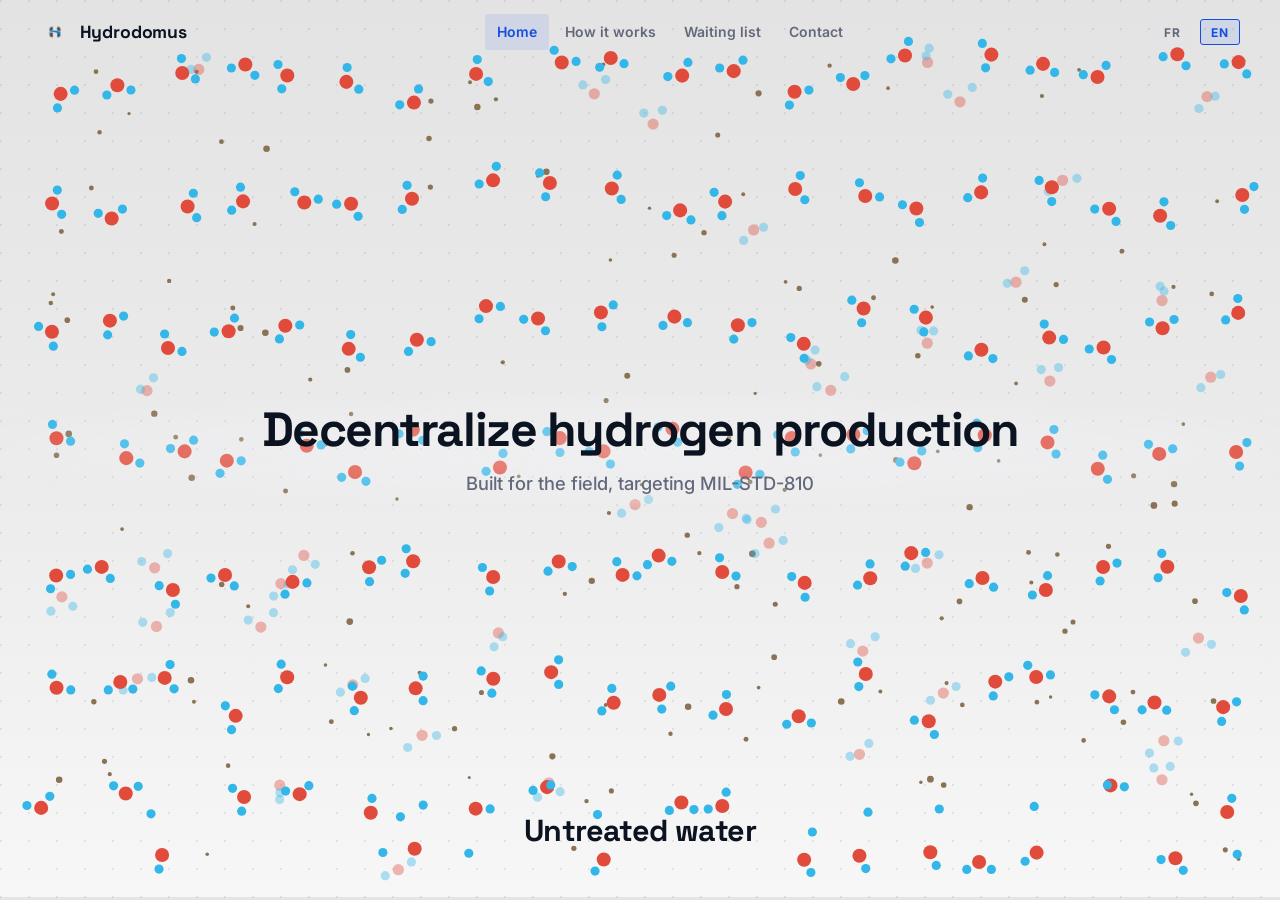
<file: index.html>
<!DOCTYPE html>
<html lang="en">
<head>
  <meta charset="UTF-8" />
  <meta name="viewport" content="width=device-width, initial-scale=1.0" />
  <title>Hydrodomus</title>
  <meta name="description" content="Hydrodomus.">
  <link rel="icon" href="assets/images/logo-removebg.png">
  <link rel="preconnect" href="https://fonts.googleapis.com">
  <link rel="preconnect" href="https://fonts.gstatic.com" crossorigin>
  <link rel="stylesheet" href="https://fonts.googleapis.com/css2?family=Space+Grotesk:wght@300;400;500;600;700&family=Inter:ital,wght@0,300;0,400;0,500;0,600;1,400&display=swap">
  <link rel="stylesheet" href="assets/css/style.css" />
</head>
<body class="canvas-page">

<nav class="nav" id="main-nav">
  <a href="./" class="nav-logo">
    <img src="assets/images/logo-removebg.png" alt="Hydrodomus">
    <span class="nav-logo-name">Hydrodomus</span>
  </a>
  <ul class="nav-links">
    <li><a href="./"         class="nav-page-link active" data-i18n="nav.home">Accueil</a></li>
    <li><a href="how-it-works"  class="nav-page-link" data-i18n="nav.how">Comment ça marche</a></li>
    <li><a href="waitlist"      class="nav-page-link" data-i18n="nav.waitlist">Liste d'attente</a></li>
    <li><a href="contact"       class="nav-page-link" data-i18n="nav.contact">Contact</a></li>
  </ul>
  <div class="nav-right">
    <button class="lang-btn" data-lang="fr">FR</button>
    <button class="lang-btn" data-lang="en">EN</button>
  </div>
  <button class="hamburger" id="hamburger" aria-label="Menu"><span></span><span></span><span></span></button>
</nav>
<div class="mobile-menu" id="mobile-menu">
  <button class="mobile-close" id="mobile-close">✕</button>
  <a href="./"        class="mobile-nav-link" data-i18n="nav.home">Accueil</a>
  <a href="how-it-works" class="mobile-nav-link" data-i18n="nav.how">Comment ça marche</a>
  <a href="waitlist"     class="mobile-nav-link" data-i18n="nav.waitlist">Liste d'attente</a>
  <a href="contact"      class="mobile-nav-link" data-i18n="nav.contact">Contact</a>
  <div class="mobile-lang">
    <button class="lang-btn" data-lang="fr">FR</button>
    <button class="lang-btn" data-lang="en">EN</button>
  </div>
</div>

<div class="chem-stage chem-stage-home" id="chem-stage">
  <canvas id="chem-canvas"></canvas>
  <div class="chem-hero-text">
    <div class="chem-hero-scrim" aria-hidden="true"></div>
    <h1 class="chem-headline" id="chem-headline" data-i18n="home.headline">Décentralisons la production d'hydrogène</h1>
    <p class="chem-subline" data-i18n="home.subline">Conçu pour le terrain, avec pour cible la norme MIL-STD-810</p>
  </div>
  <div class="chem-caption-wrap">
    <div class="chem-caption-title" id="chem-caption-title" data-i18n="chem.s1">Eau non traitée</div>
  </div>
  <div class="chem-progress-track">
    <div class="chem-progress-bar" id="chem-progress-bar"></div>
  </div>
</div>

<script src="assets/js/main.js"></script>
<script src="assets/js/chem-animation.js"></script>
</body>
</html>
</file>
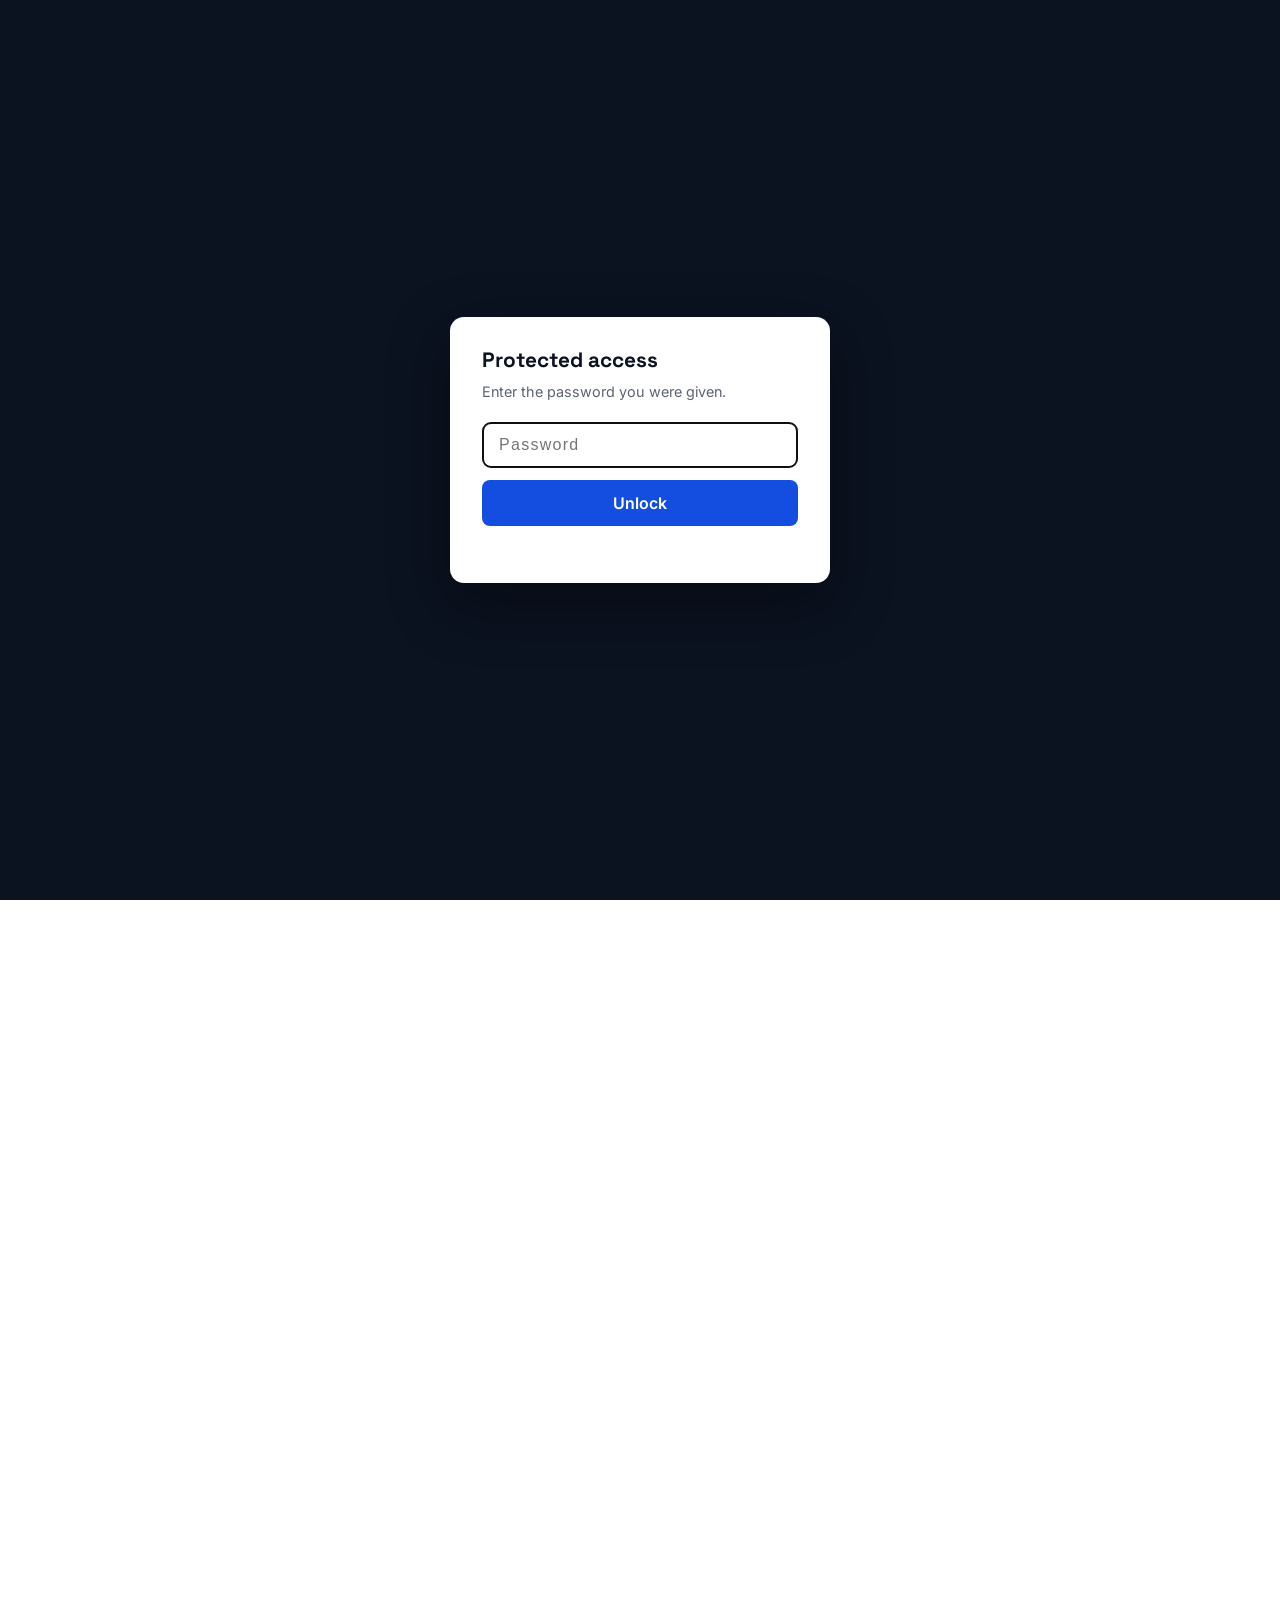
<file: dataroom/index.html>
<!DOCTYPE html>
<html lang="en">
<head>
  <meta charset="UTF-8" />
  <meta name="viewport" content="width=device-width, initial-scale=1.0" />
  <title>Hydrodomus Data Room</title>
  <meta name="description" content="Hydrodomus investor data room.">
  <meta name="robots" content="noindex, nofollow">
  <link rel="icon" href="../assets/images/logo-removebg.png">
  <link rel="preconnect" href="https://fonts.googleapis.com">
  <link rel="preconnect" href="https://fonts.gstatic.com" crossorigin>
  <link rel="stylesheet" href="https://fonts.googleapis.com/css2?family=Space+Grotesk:wght@300;400;500;600;700&family=Inter:ital,wght@0,300;0,400;0,500;0,600;1,400&display=swap">
  <link rel="stylesheet" href="../assets/css/style.css" />
  <style>
    .dr-container { max-width: 800px; margin: 3.5rem auto 6rem; padding: 0 2rem; }
    .dr-header { margin-bottom: 2.5rem; }
    .dr-tag {
      display: inline-flex; align-items: center; gap: 0.5rem;
      font-size: 0.75rem; font-weight: 600; letter-spacing: 0.06em; text-transform: uppercase;
      color: var(--text-3); margin-bottom: 1rem;
    }
    .dr-tag::before { content: ''; width: 6px; height: 6px; border-radius: 50%; background: var(--blue); }
    .dr-header h1 { font-family: var(--font-display); font-size: clamp(1.8rem, 3vw, 2.4rem); color: var(--navy); margin-bottom: 0.75rem; }
    .dr-header p { color: var(--text-3); line-height: 1.7; max-width: 620px; }
    .dr-confidential {
      margin-top: 1.5rem;
      background: var(--blue-light);
      border-left: 4px solid var(--blue);
      border-radius: var(--radius-sm);
      padding: 1rem 1.25rem;
      font-size: 0.85rem;
      color: var(--text-2);
      line-height: 1.6;
    }
    .dr-section { margin: 3rem 0; }
    .dr-section h2 {
      font-family: var(--font-display); font-size: 1.15rem; color: var(--navy);
      margin-bottom: 0.35rem;
    }
    .dr-section > p.dr-desc { color: var(--text-3); font-size: 0.9rem; margin-bottom: 1.25rem; }
    .resource-grid { display: grid; grid-template-columns: 1fr; gap: 1rem; }
    .resource-card {
      display: flex; align-items: center; gap: 1.25rem;
      padding: 1.25rem 1.5rem;
      background: var(--bg); border: 1px solid var(--border); border-radius: var(--radius);
      transition: all 0.15s;
    }
    a.resource-card:hover { border-color: var(--blue); background: white; box-shadow: var(--shadow); }
    .resource-icon {
      width: 38px; height: 38px; flex-shrink: 0; border-radius: 8px;
      background: var(--blue-light); color: var(--blue);
      display: flex; align-items: center; justify-content: center;
    }
    .resource-info h3 { font-size: 1rem; margin-bottom: 0.15rem; color: var(--navy); }
    .resource-info p { font-size: 0.85rem; color: var(--text-3); }
    .dr-note-card {
      padding: 1.25rem 1.5rem;
      background: var(--bg); border: 1px dashed var(--border-2); border-radius: var(--radius);
      font-size: 0.9rem; color: var(--text-3);
    }
    .dr-table { width: 100%; border-collapse: collapse; font-size: 0.9rem; }
    .dr-table th, .dr-table td { text-align: left; padding: 0.75rem 1rem; border-bottom: 1px solid var(--border); }
    .dr-table th { color: var(--text-3); font-weight: 600; font-size: 0.78rem; text-transform: uppercase; letter-spacing: 0.04em; }
    .dr-table td { color: var(--text-2); }
    .dr-table-wrap { border: 1px solid var(--border); border-radius: var(--radius); overflow: hidden; background: var(--bg); }
    .dr-terms { margin-top: 1rem; font-size: 0.85rem; color: var(--text-3); line-height: 1.7; }
    .dr-terms strong { color: var(--text-2); }
    .dr-footer {
      margin-top: 4rem; padding-top: 2rem; border-top: 1px solid var(--border);
      font-size: 0.85rem; color: var(--text-4);
    }
    .dr-footer a { color: var(--blue); font-weight: 600; }
  </style>
<script src="../assets/js/gate.js" data-scope="dataroom" data-hash="c38f4609ec2153a83ab788816b18e9549b0e5bc7cd653bfa5b58e22968a5bed0"></script>
</head>
<body>

<nav class="nav nav-minimal" id="main-nav">
  <a href="../" class="nav-logo">
    <img src="../assets/images/logo-removebg.png" alt="Hydrodomus">
    <span class="nav-logo-name">Hydrodomus</span>
  </a>
</nav>

<div class="dr-container">
  <header class="dr-header">
    <span class="dr-tag">Investor Data Room</span>
    <h1>Hydrodomus Data Room</h1>
    <p>Hydrodomus is building a tactical hydrogen refueling node that produces hydrogen on site from water and electricity, to refuel hydrogen-powered drones in the field. This page consolidates the materials shared with prospective investors during due diligence. Its go-to-market is to work directly with hydrogen drone manufacturers and operators, while Hydrodomus retains pricing control over the unit itself.</p>
    <div class="dr-confidential">
      This page is unlisted and shared only with parties we've given the direct link to. Please treat its contents as confidential and do not redistribute the link without checking with us first.
    </div>
  </header>

  <section class="dr-section">
    <h2>Pitch Deck</h2>
    <p class="dr-desc">Company, product, and market overview.</p>
    <div class="resource-grid">
      <a href="../assets/docs/pitchdeck.pdf" class="resource-card" target="_blank" rel="noopener">
        <div class="resource-icon"><svg width="20" height="20" viewBox="0 0 24 24" fill="none" stroke="currentColor" stroke-width="2"><path d="M14 2H6a2 2 0 0 0-2 2v16a2 2 0 0 0 2 2h12a2 2 0 0 0 2-2V8z"/><path d="M14 2v6h6"/></svg></div>
        <div class="resource-info">
          <h3>Hydrodomus Pitch Deck (Defense)</h3>
          <p>PDF · 14 slides · updated 1 October 2026</p>
        </div>
      </a>
      <a href="../assets/docs/pitchdeck-company.pdf" class="resource-card" target="_blank" rel="noopener">
        <div class="resource-icon"><svg width="20" height="20" viewBox="0 0 24 24" fill="none" stroke="currentColor" stroke-width="2"><path d="M14 2H6a2 2 0 0 0-2 2v16a2 2 0 0 0 2 2h12a2 2 0 0 0 2-2V8z"/><path d="M14 2v6h6"/></svg></div>
        <div class="resource-info">
          <h3>Company Pitch Deck: Decentralizing Hydrogen Production</h3>
          <p>PDF · 11 slides · updated 1 October 2026</p>
        </div>
      </a>
      <a href="../assets/docs/one-pager.pdf" class="resource-card" target="_blank" rel="noopener">
        <div class="resource-icon"><svg width="20" height="20" viewBox="0 0 24 24" fill="none" stroke="currentColor" stroke-width="2"><path d="M14 2H6a2 2 0 0 0-2 2v16a2 2 0 0 0 2 2h12a2 2 0 0 0 2-2V8z"/><path d="M14 2v6h6"/></svg></div>
        <div class="resource-info">
          <h3>Investor One-Pager (Defense)</h3>
          <p>PDF · 1 page · updated 1 October 2026</p>
        </div>
      </a>
    </div>
  </section>

  <section class="dr-section">
    <h2>Round Terms &amp; Cap Table</h2>
    <p class="dr-desc">Hydrodomus is a single-founder French SAS (no prior priced rounds), with two advisors onboarding at 0.5% each. The company is raising via BSA AIR (French SAFE-equivalent).</p>
    <div class="dr-table-wrap">
      <table class="dr-table">
        <thead>
          <tr><th>Holder</th><th>Pre-round</th><th>Pro forma post-round (fully diluted, at cap)</th></tr>
        </thead>
        <tbody>
          <tr><td>Founder</td><td>99%</td><td>~89%</td></tr>
          <tr><td>Advisors (2 × 0.5%)</td><td>1%</td><td>~1%</td></tr>
          <tr><td>Incoming investors (this round)</td><td>0%</td><td>~10%</td></tr>
        </tbody>
      </table>
    </div>
    <div class="dr-terms">
      <strong>Round size:</strong> ~€500,000 target<br>
      <strong>Instrument:</strong> BSA AIR (fixed-cap convertible), not a priced round<br>
      <strong>Valuation cap:</strong> €4.5M pre-money / €5M post-money<br>
      <strong>Entity:</strong> French SAS (no Delaware flip)
    </div>
  </section>

  <section class="dr-section">
    <h2>Intellectual Property</h2>
    <p class="dr-desc">Status of the company's patent filing.</p>
    <div class="dr-note-card">
      French patent application filed with the INPI on 15 August 2026 (application no. FR2611116), currently pending examination. The invention assignment from the founder to the SAS has been executed. <strong>Full filing documents available on request under NDA.</strong>
    </div>
  </section>

  <section class="dr-section">
    <h2>Legal &amp; Corporate</h2>
    <p class="dr-desc">Incorporation and corporate documents.</p>
    <div class="dr-note-card">
      KBIS extract, company statutes (statuts), and other corporate records are available on request.
    </div>
  </section>

  <div class="dr-footer">
    Questions or need something not listed here? Reach out at <a href="mailto:yannick@hydrodomus.com">yannick@hydrodomus.com</a>.
  </div>
</div>

</body>
</html>
</file>
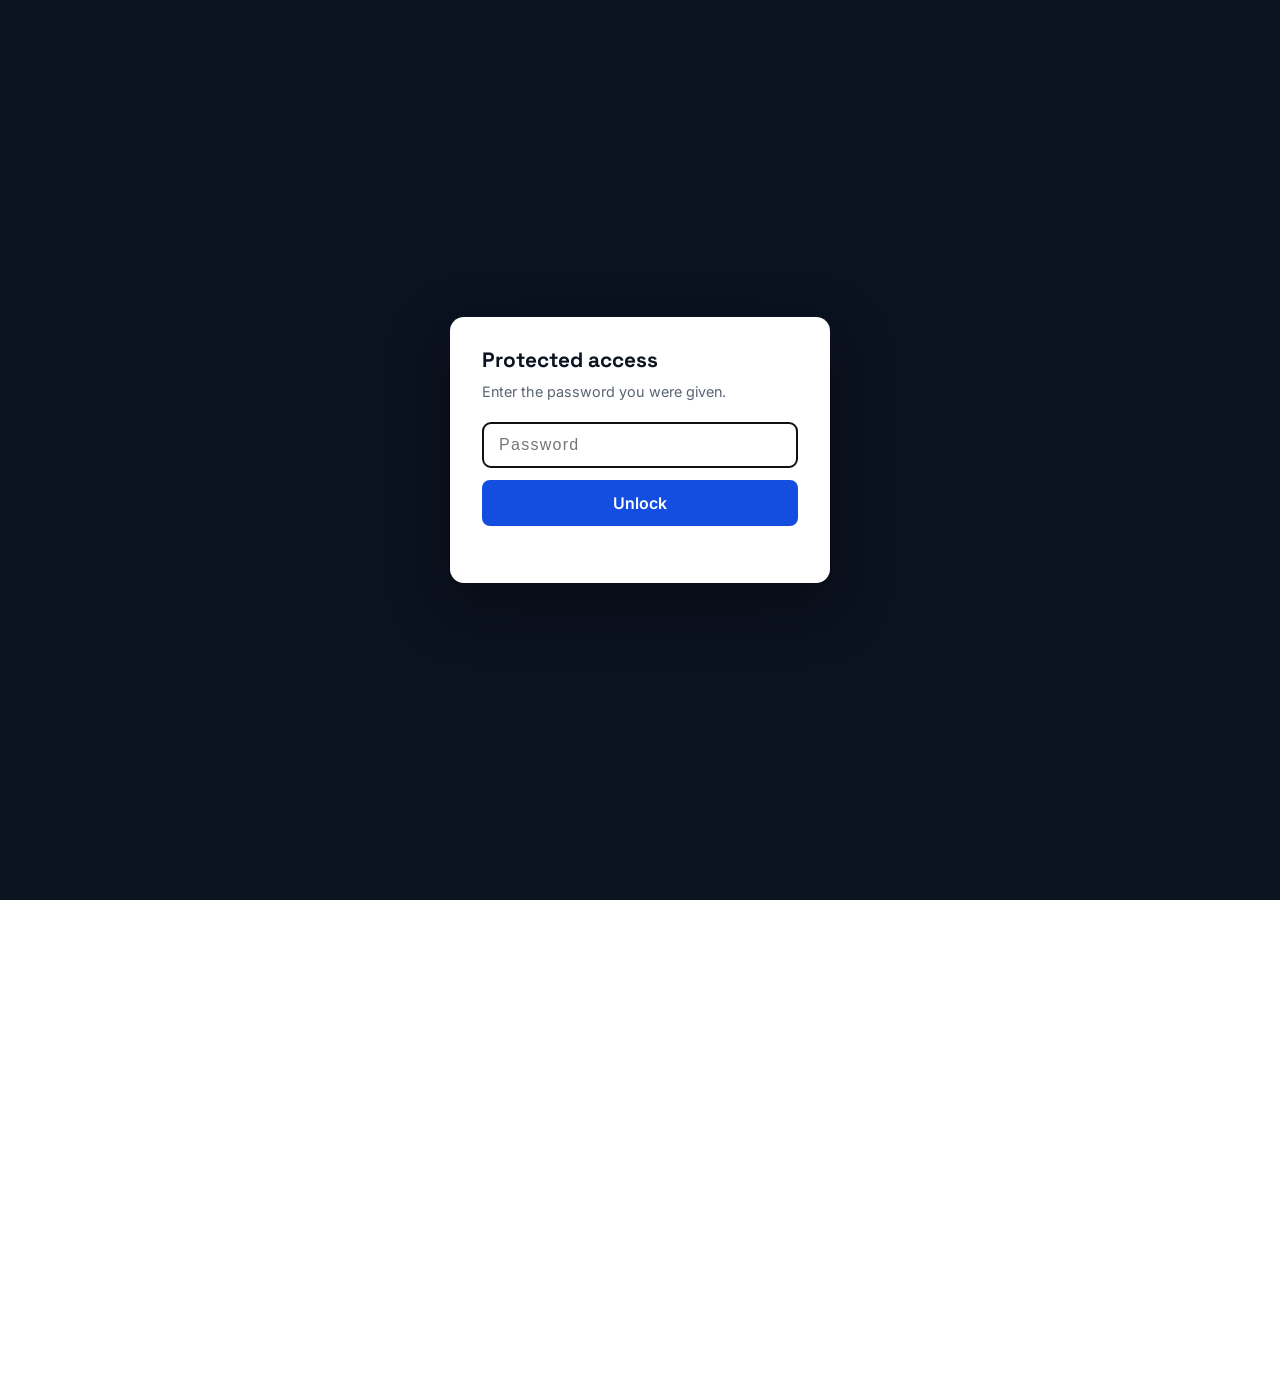
<file: learn/index.html>
<!DOCTYPE html>
<html lang="en">
<head>
  <meta charset="UTF-8" />
  <meta name="viewport" content="width=device-width, initial-scale=1.0" />
  <title data-li18n="hub.pagetitle">Learn · Hydrodomus Academy</title>
  <meta name="description" content="Tout ce qu'il faut savoir sur l'hydrogène, la science, l'industrie et le futur de la mobilité.">
  <link rel="icon" href="../assets/images/logo-removebg.png">
  <link rel="preconnect" href="https://fonts.googleapis.com">
  <link rel="preconnect" href="https://fonts.gstatic.com" crossorigin>
  <link rel="stylesheet" href="https://fonts.googleapis.com/css2?family=Space+Grotesk:wght@300;400;500;600;700&family=Inter:ital,wght@0,300;0,400;0,500;0,600;1,400&display=swap">
  <link rel="stylesheet" href="../assets/css/style.css" />
  <style>
    .pitch-card {
      display: flex; align-items: center; justify-content: space-between; gap: 2rem;
      background: linear-gradient(135deg, var(--navy-2) 0%, var(--navy) 70%);
      color: #fff;
      border-radius: var(--radius-lg);
      padding: 2.25rem 2.75rem;
      box-shadow: var(--shadow-lg);
      margin: -40px auto 2rem;
      position: relative; z-index: 10; overflow: hidden;
      flex-wrap: wrap;
    }
    .pitch-card-text .section-tag { color: rgba(255,255,255,0.55); }
    .pitch-card-text .section-tag::before { background: rgba(255,255,255,0.45); }
    .pitch-card h2 { color: #fff; margin-bottom: 0.5rem; font-size: 1.5rem; }
    .pitch-card p { color: rgba(255,255,255,0.7); margin: 0; max-width: 480px; }
    .pitch-card .btn { flex-shrink: 0; }
    .pitch-links { display: flex; flex-wrap: wrap; gap: 0.75rem 1.5rem; margin: 0.9rem 0 2rem; }
    .pitch-links a { font-size: 0.95rem; font-weight: 600; color: var(--navy, #0c0a8c); text-decoration: none; border-bottom: 1px solid currentColor; }

    .learn-grid {
      display: grid;
      grid-template-columns: repeat(auto-fit, minmax(340px, 1fr));
      gap: 2rem;
      margin: 0 auto 4rem;
      position: relative;
      z-index: 10;
    }
    .path-card {
      background: white;
      border-radius: var(--radius);
      padding: 2.5rem;
      box-shadow: var(--shadow-lg);
      transition: transform 0.3s ease, box-shadow 0.3s ease;
      display: flex;
      flex-direction: column;
      height: 100%;
    }
    .path-card:hover {
      transform: translateY(-5px);
      box-shadow: 0 20px 40px rgba(0,0,0,0.12);
    }
    .path-icon {
      width: 48px;
      height: 48px;
      background: var(--blue-light);
      color: var(--blue);
      border-radius: 12px;
      display: flex;
      align-items: center;
      justify-content: center;
      margin-bottom: 1.5rem;
    }
    .path-card h2 { margin-bottom: 1rem; font-size: 1.5rem; }
    .path-card p { color: var(--text-3); margin-bottom: 2rem; flex-grow: 1; }
    .path-links {
      display: flex;
      flex-direction: column;
      gap: 0.75rem;
    }
    .path-link {
      display: flex;
      align-items: center;
      justify-content: space-between;
      padding: 1rem;
      background: var(--bg);
      border-radius: var(--radius-sm);
      font-weight: 600;
      color: var(--navy);
      transition: all 0.2s;
    }
    .path-link:hover {
      background: var(--blue-dim);
      color: var(--blue);
    }
    .path-link svg { width: 18px; height: 18px; }

    .external-resources {
      margin-top: 4rem;
      padding: 4rem 0;
      background: var(--bg-alt);
      border-radius: var(--radius);
    }
  </style>
<script src="../assets/js/gate.js" data-scope="learn" data-hash="372c37b2df583601b66c5a75e13adf4518c416c86302c4317116685b6ade4d4d"></script>
</head>
<body>

<nav class="nav" id="main-nav">
  <a href="../" class="nav-logo">
    <img src="../assets/images/logo-removebg.png" alt="Hydrodomus">
    <span class="nav-logo-name">Hydrodomus</span>
  </a>
  <ul class="nav-links">
    <li><a href="../" data-i18n="nav.home">Accueil</a></li>
    <li><a href="../how-it-works" data-i18n="nav.how">Comment ça marche</a></li>
    <li><a href="../waitlist" data-i18n="nav.waitlist">Liste d'attente</a></li>
    <li><a href="../contact" data-i18n="nav.contact">Contact</a></li>
  </ul>
  <div class="nav-right">
    <button class="lang-btn" data-lang="fr">FR</button>
    <button class="lang-btn" data-lang="en">EN</button>
  </div>
  <button class="hamburger" id="hamburger" aria-label="Menu"><span></span><span></span><span></span></button>
</nav>
<div class="mobile-menu" id="mobile-menu">
  <button class="mobile-close" id="mobile-close">✕</button>
  <a href="../" class="mobile-nav-link" data-i18n="nav.home">Accueil</a>
  <a href="../how-it-works" class="mobile-nav-link" data-i18n="nav.how">Comment ça marche</a>
  <a href="../waitlist" class="mobile-nav-link" data-i18n="nav.waitlist">Liste d'attente</a>
  <a href="../contact" class="mobile-nav-link" data-i18n="nav.contact">Contact</a>
  <div class="mobile-lang">
    <button class="lang-btn" data-lang="fr">FR</button>
    <button class="lang-btn" data-lang="en">EN</button>
  </div>
</div>

<section class="section-white" style="padding-top: calc(var(--section-py) + 3.5rem);">
  <div class="container">

    <!-- PITCH DECK -->
    <a href="../assets/docs/pitchdeck.pdf" target="_blank" class="pitch-card">
      <div class="pitch-card-text">
        <span class="section-tag" data-li18n="pitch.tag">Document clé</span>
        <h2 data-li18n="pitch.title">Pitch Deck Hydrodomus</h2>
        <p data-li18n="pitch.desc">Notre présentation investisseurs : problème, solution, marché, sécurité et levée de fonds.</p>
      </div>
      <span class="btn btn-white" data-li18n="pitch.btn">Ouvrir le pitch deck ↗</span>
    </a>
    <div class="pitch-links">
      <a href="../assets/docs/one-pager.pdf" target="_blank" rel="noopener" data-li18n="pitch.one">Fiche investisseur (1 page) ↗</a>
      <a href="../assets/docs/pitchdeck-company.pdf" target="_blank" rel="noopener" data-li18n="pitch.company">Pitch deck entreprise ↗</a>
    </div>

    <div class="learn-grid">
      <!-- BUSINESS TRACK -->
      <div class="path-card reveal">
        <div class="path-icon">
          <svg viewBox="0 0 24 24" fill="none" stroke="currentColor" stroke-width="2"><path d="M12 2v20M17 5H9.5a3.5 3.5 0 000 7h5a3.5 3.5 0 010 7H6"/></svg>
        </div>
        <h2 data-li18n="track.business.title">Business & Stratégie</h2>
        <p data-li18n="track.business.desc">Comprendre l'économie de l'hydrogène, l'opportunité de marché et pourquoi la production sur site est l'avenir de la logistique énergétique pour les systèmes sans équipage.</p>
        <div class="path-links">
          <a href="market" class="path-link">
            <span data-li18n="link.market">Marché & Industrie</span>
            <svg viewBox="0 0 24 24" fill="none" stroke="currentColor" stroke-width="2"><path d="M5 12h14M12 5l7 7-7 7"/></svg>
          </a>
          <a href="strategy" class="path-link">
            <span data-li18n="link.strategy">Vision & Stratégie</span>
            <svg viewBox="0 0 24 24" fill="none" stroke="currentColor" stroke-width="2"><path d="M5 12h14M12 5l7 7-7 7"/></svg>
          </a>
        </div>
      </div>

      <!-- SCIENCE TRACK -->
      <div class="path-card reveal d1">
        <div class="path-icon">
          <svg viewBox="0 0 24 24" fill="none" stroke="currentColor" stroke-width="2"><path d="M12 2L2 7l10 5 10-5-10-5zM2 17l10 5 10-5M2 12l10 5 10-5"/></svg>
        </div>
        <h2 data-li18n="track.science.title">Science & Ingénierie</h2>
        <p data-li18n="track.science.desc">Plongée technique dans l'électrochimie, la thermodynamique de la compression et l'architecture système Hydrodomus.</p>
        <div class="path-links">
          <a href="science" class="path-link">
            <span data-li18n="link.science">Science de l'Hydrogène</span>
            <svg viewBox="0 0 24 24" fill="none" stroke="currentColor" stroke-width="2"><path d="M5 12h14M12 5l7 7-7 7"/></svg>
          </a>
          <a href="engineering" class="path-link">
            <span data-li18n="link.engineering">Ingénierie Système</span>
            <svg viewBox="0 0 24 24" fill="none" stroke="currentColor" stroke-width="2"><path d="M5 12h14M12 5l7 7-7 7"/></svg>
          </a>
        </div>
      </div>
    </div>

    <div class="external-resources reveal d2">
      <div class="container" style="text-align: center;">
        <h2 class="section-title" data-li18n="ext.title">Ressources Externes</h2>
        <p class="section-sub" style="margin: 1rem auto 3rem;" data-li18n="ext.sub">Vidéos et sources recommandées pour approfondir vos connaissances.</p>
        <a href="resources" class="btn btn-primary" data-li18n="ext.btn">Voir les ressources ↗</a>
      </div>
    </div>
  </div>
</section>

<footer style="margin-top: 4rem;">
  <div class="container">
    <div class="footer-bottom">
      <p data-li18n="footer.copy">© 2025 Hydrodomus. Document interne à usage restreint.</p>
    </div>
  </div>
</footer>

<script>
  window.LEARN_I18N = {
    fr: {
      'hub.pagetitle': 'Learn · Hydrodomus Academy',
      'pitch.tag': 'Document clé',
      'pitch.title': 'Pitch Deck Hydrodomus',
      'pitch.desc': 'Notre présentation investisseurs : problème, solution, marché, sécurité et levée de fonds.',
      'pitch.btn': 'Ouvrir le pitch deck ↗',
      'pitch.one': 'Fiche investisseur (1 page) ↗',
      'pitch.company': 'Pitch deck entreprise ↗',
      'track.business.title': 'Business & Stratégie',
      'track.business.desc': "Comprendre l'économie de l'hydrogène, l'opportunité de marché et pourquoi la production sur site est l'avenir de la logistique énergétique pour les systèmes sans équipage.",
      'link.market': 'Marché & Industrie',
      'link.strategy': 'Vision & Stratégie',
      'track.science.title': 'Science & Ingénierie',
      'track.science.desc': "Plongée technique dans l'électrochimie, la thermodynamique de la compression et l'architecture système Hydrodomus.",
      'link.science': "Science de l'Hydrogène",
      'link.engineering': 'Ingénierie Système',
      'ext.title': 'Ressources Externes',
      'ext.sub': 'Vidéos et sources recommandées pour approfondir vos connaissances.',
      'ext.btn': 'Voir les ressources ↗',
      'footer.copy': '© 2025 Hydrodomus. Document interne à usage restreint.',
    },
    en: {
      'hub.pagetitle': 'Learn · Hydrodomus Academy',
      'pitch.tag': 'Key document',
      'pitch.title': 'Hydrodomus Pitch Deck',
      'pitch.desc': 'Our investor presentation: problem, solution, market, safety, and fundraising.',
      'pitch.btn': 'Open the pitch deck ↗',
      'pitch.one': 'Investor one-pager ↗',
      'pitch.company': 'Company pitch deck ↗',
      'track.business.title': 'Business & Strategy',
      'track.business.desc': "Understand hydrogen economics, the market opportunity, and why on-site production is the future of energy logistics for uncrewed systems.",
      'link.market': 'Market & Industry',
      'link.strategy': 'Vision & Strategy',
      'track.science.title': 'Science & Engineering',
      'track.science.desc': 'A technical deep-dive into electrochemistry, compression thermodynamics, and the Hydrodomus system architecture.',
      'link.science': 'Hydrogen Science',
      'link.engineering': 'System Engineering',
      'ext.title': 'External Resources',
      'ext.sub': 'Recommended videos and sources to deepen your knowledge.',
      'ext.btn': 'View resources ↗',
      'footer.copy': '© 2025 Hydrodomus. Internal document, restricted use.',
    },
  };
</script>
<script src="../assets/js/main.js"></script>
<script src="../assets/js/learn-i18n.js"></script>
</body>
</html>
</file>
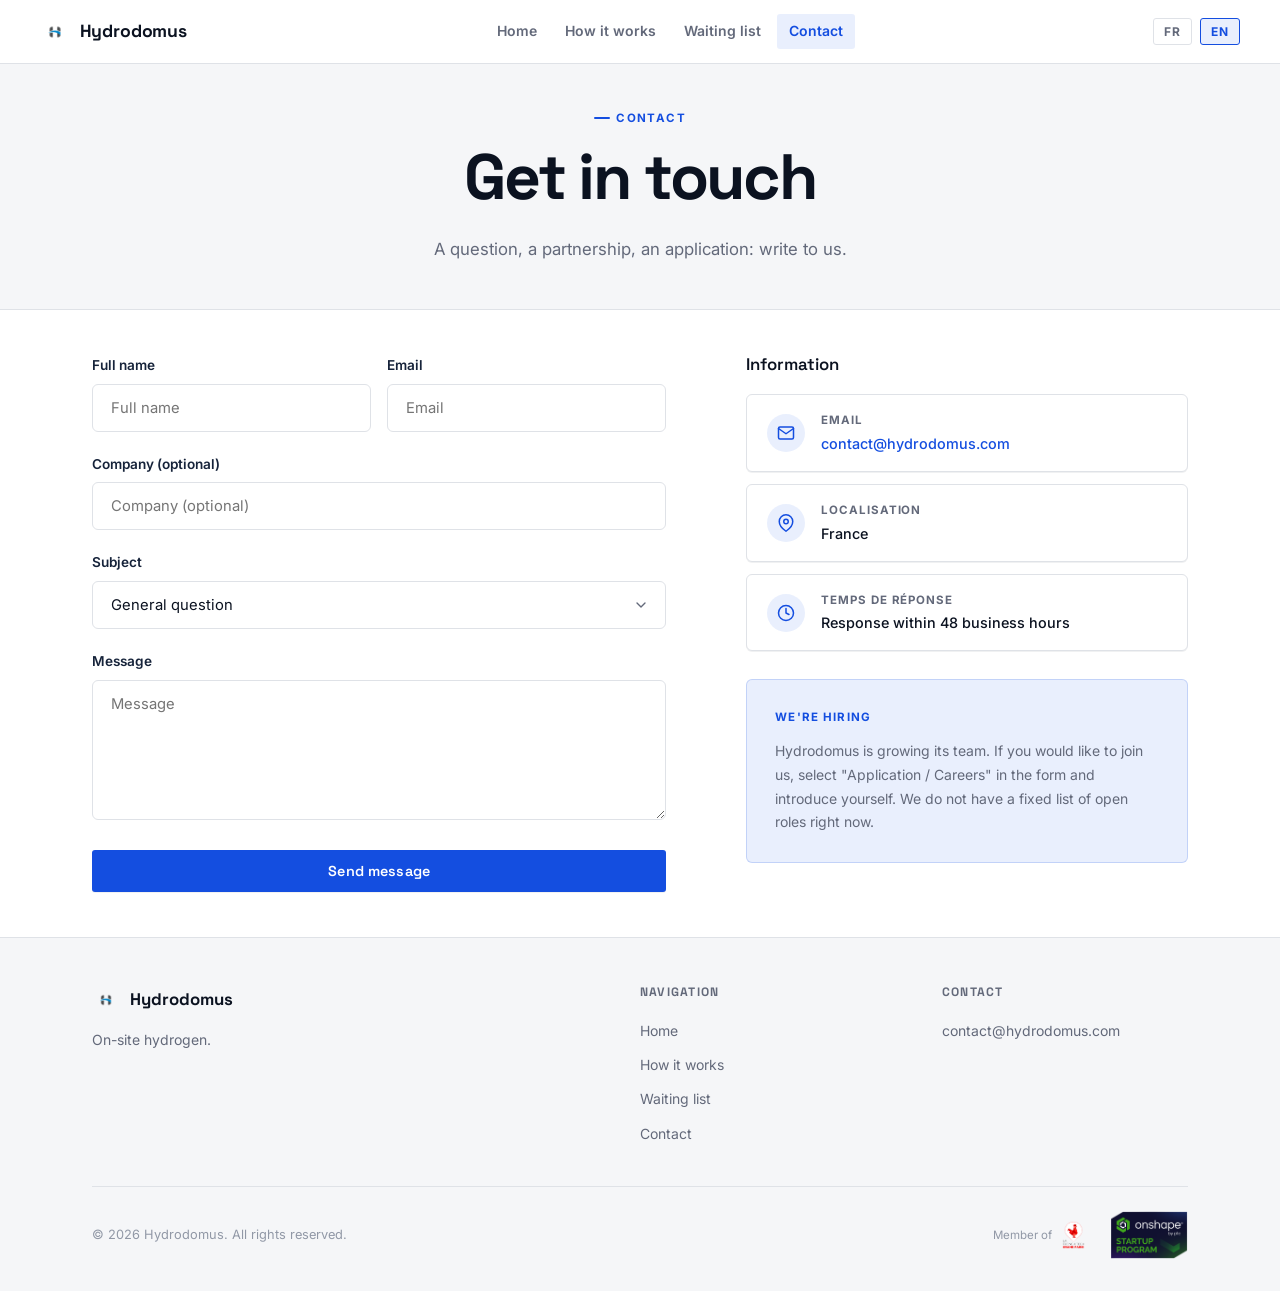
<file: contact.html>
<!DOCTYPE html>
<html lang="en">
<head>
  <meta charset="UTF-8" />
  <meta name="viewport" content="width=device-width, initial-scale=1.0" />
  <title>Contact · Hydrodomus</title>
  <meta name="description" content="Contactez Hydrodomus.">
  <link rel="icon" href="assets/images/logo-removebg.png">
  <link rel="preconnect" href="https://fonts.googleapis.com">
  <link rel="preconnect" href="https://fonts.gstatic.com" crossorigin>
  <link rel="stylesheet" href="https://fonts.googleapis.com/css2?family=Space+Grotesk:wght@300;400;500;600;700&family=Inter:ital,wght@0,300;0,400;0,500;0,600;1,400&display=swap">
  <link rel="stylesheet" href="assets/css/style.css" />
</head>
<body>

<nav class="nav" id="main-nav">
  <a href="./" class="nav-logo">
    <img src="assets/images/logo-removebg.png" alt="Hydrodomus">
    <span class="nav-logo-name">Hydrodomus</span>
  </a>
  <ul class="nav-links">
    <li><a href="./"         class="nav-page-link" data-i18n="nav.home">Accueil</a></li>
    <li><a href="how-it-works"  class="nav-page-link" data-i18n="nav.how">Comment ça marche</a></li>
    <li><a href="waitlist"      class="nav-page-link" data-i18n="nav.waitlist">Liste d'attente</a></li>
    <li><a href="contact"       class="nav-page-link active" data-i18n="nav.contact">Contact</a></li>
  </ul>
  <div class="nav-right">
    <button class="lang-btn" data-lang="fr">FR</button>
    <button class="lang-btn" data-lang="en">EN</button>
  </div>
  <button class="hamburger" id="hamburger" aria-label="Menu"><span></span><span></span><span></span></button>
</nav>
<div class="mobile-menu" id="mobile-menu">
  <button class="mobile-close" id="mobile-close">✕</button>
  <a href="./"        class="mobile-nav-link" data-i18n="nav.home">Accueil</a>
  <a href="how-it-works" class="mobile-nav-link" data-i18n="nav.how">Comment ça marche</a>
  <a href="waitlist"     class="mobile-nav-link" data-i18n="nav.waitlist">Liste d'attente</a>
  <a href="contact"      class="mobile-nav-link" data-i18n="nav.contact">Contact</a>
  <div class="mobile-lang">
    <button class="lang-btn" data-lang="fr">FR</button>
    <button class="lang-btn" data-lang="en">EN</button>
  </div>
</div>

<header class="page-header">
  <div class="container">
    <span class="section-tag" data-i18n="ct.tag">Contact</span>
    <h1 class="page-header-title" data-i18n="ct.title">Contactez-nous</h1>
    <p class="page-header-sub" data-i18n="ct.sub">Une question, un partenariat, une candidature - écrivez-nous.</p>
  </div>
</header>

<!-- CONTACT SECTION -->
<section class="section-white">
  <div class="container">
    <div class="contact-grid">

      <!-- FORM -->
      <div class="reveal-l">
        <form action="https://formspree.io/f/xzdjzoba" method="POST">
          <div class="form-row">
            <div class="form-group">
              <label class="form-label" for="name" data-i18n="ct.name">Nom complet</label>
              <input class="form-input" type="text" id="name" name="name" required data-i18n-placeholder="ct.name">
            </div>
            <div class="form-group">
              <label class="form-label" for="email" data-i18n="ct.email">Email</label>
              <input class="form-input" type="email" id="email" name="_replyto" required data-i18n-placeholder="ct.email">
            </div>
          </div>
          <div class="form-group">
            <label class="form-label" for="company" data-i18n="ct.company">Société (optionnel)</label>
            <input class="form-input" type="text" id="company" name="company" data-i18n-placeholder="ct.company">
          </div>
          <div class="form-group">
            <label class="form-label" for="subject" data-i18n="ct.subject">Objet</label>
            <select class="form-select" id="subject" name="subject">
              <option value="general"  data-i18n="ct.opt.general">Question générale</option>
              <option value="waitlist" data-i18n="ct.opt.waitlist">Liste d'attente</option>
              <option value="careers"  data-i18n="ct.opt.careers">Candidature / Recrutement</option>
              <option value="partner"  data-i18n="ct.opt.partner">Partenariat</option>
              <option value="press"    data-i18n="ct.opt.press">Presse / Médias</option>
              <option value="other"    data-i18n="ct.opt.other">Autre</option>
            </select>
          </div>
          <div class="form-group">
            <label class="form-label" for="message" data-i18n="ct.msg">Message</label>
            <textarea class="form-textarea" id="message" name="message" required data-i18n-placeholder="ct.msg"></textarea>
          </div>
          <input type="hidden" name="_subject" value="Nouveau contact Hydrodomus">
          <button type="submit" class="btn btn-primary" style="width:100%;justify-content:center;" data-i18n="ct.send">Envoyer le message</button>
        </form>
      </div>

      <!-- INFO SIDEBAR -->
      <div class="reveal-r">
        <div class="contact-info-section">
          <h3 data-i18n="ct.info">Informations</h3>

          <div class="contact-info-item">
            <span class="contact-info-icon">
              <svg width="18" height="18" viewBox="0 0 24 24" fill="none" stroke="currentColor" stroke-width="2" stroke-linecap="round" stroke-linejoin="round"><path d="M4 4h16c1.1 0 2 .9 2 2v12c0 1.1-.9 2-2 2H4c-1.1 0-2-.9-2-2V6c0-1.1.9-2 2-2z"/><polyline points="22,6 12,13 2,6"/></svg>
            </span>
            <div>
              <div class="contact-info-label">Email</div>
              <div class="contact-info-value">
                <a href="mailto:contact@hydrodomus.com" style="color:var(--blue);">contact@hydrodomus.com</a>
              </div>
            </div>
          </div>

          <div class="contact-info-item">
            <span class="contact-info-icon">
              <svg width="18" height="18" viewBox="0 0 24 24" fill="none" stroke="currentColor" stroke-width="2" stroke-linecap="round" stroke-linejoin="round"><path d="M21 10c0 7-9 13-9 13s-9-6-9-13a9 9 0 0118 0z"/><circle cx="12" cy="10" r="3"/></svg>
            </span>
            <div>
              <div class="contact-info-label">Localisation</div>
              <div class="contact-info-value">France</div>
            </div>
          </div>

          <div class="contact-info-item">
            <span class="contact-info-icon">
              <svg width="18" height="18" viewBox="0 0 24 24" fill="none" stroke="currentColor" stroke-width="2" stroke-linecap="round" stroke-linejoin="round"><circle cx="12" cy="12" r="10"/><polyline points="12,6 12,12 16,14"/></svg>
            </span>
            <div>
              <div class="contact-info-label">Temps de réponse</div>
              <div class="contact-info-value" data-i18n="ct.response">Réponse sous 48h ouvrées</div>
            </div>
          </div>
        </div>

        <!-- Hiring note -->
        <div class="hiring-box">
          <div class="hiring-box-tag" data-i18n="ct.hiring.tag">Nous recrutons</div>
          <p data-i18n="ct.hiring.text">Hydrodomus agrandit son équipe. Si vous souhaitez nous rejoindre, sélectionnez « Candidature / Recrutement » dans le formulaire et présentez-vous. Nous n'avons pas de liste de postes fixe pour le moment.</p>
        </div>
      </div>
    </div>
  </div>
</section>

<footer>
  <div class="container">
    <div class="footer-grid">
      <div class="footer-brand">
        <div class="footer-brand-logo">
          <img src="assets/images/logo-removebg.png" alt="Hydrodomus">
          <span>Hydrodomus</span>
        </div>
        <p data-i18n="ft.tagline">Hydrogène sur site.</p>
      </div>
      <div class="footer-col">
        <h4 data-i18n="ft.nav">Navigation</h4>
        <ul>
          <li><a href="./"        data-i18n="nav.home">Accueil</a></li>
          <li><a href="how-it-works" data-i18n="nav.how">Comment ça marche</a></li>
          <li><a href="waitlist"     data-i18n="nav.waitlist">Liste d'attente</a></li>
          <li><a href="contact"      data-i18n="nav.contact">Contact</a></li>
        </ul>
      </div>
      <div class="footer-col">
        <h4 data-i18n="ft.contact">Contact</h4>
        <ul>
          <li><a href="mailto:contact@hydrodomus.com">contact@hydrodomus.com</a></li>
        </ul>
      </div>
    </div>
    <div class="footer-bottom">
      <p data-i18n="ft.copy">© 2026 Hydrodomus. Tous droits réservés.</p>
      <div class="footer-badges">
        <a class="footer-badge" href="https://www.frenchtech-grandparis.com" target="_blank" rel="noopener">
          <span data-i18n="ft.frenchtech">Membre de</span>
          <img src="assets/images/logo-frenchtech-grandparis.png" alt="La French Tech Grand Paris">
        </a>
        <a class="footer-badge footer-badge-onshape" href="https://www.onshape.com" target="_blank" rel="noopener">
          <img src="assets/images/onshape-startup-program-badge.png" alt="Onshape Startup Program">
        </a>
      </div>
    </div>
  </div>
</footer>

<script src="assets/js/main.js"></script>
</body>
</html>
</file>
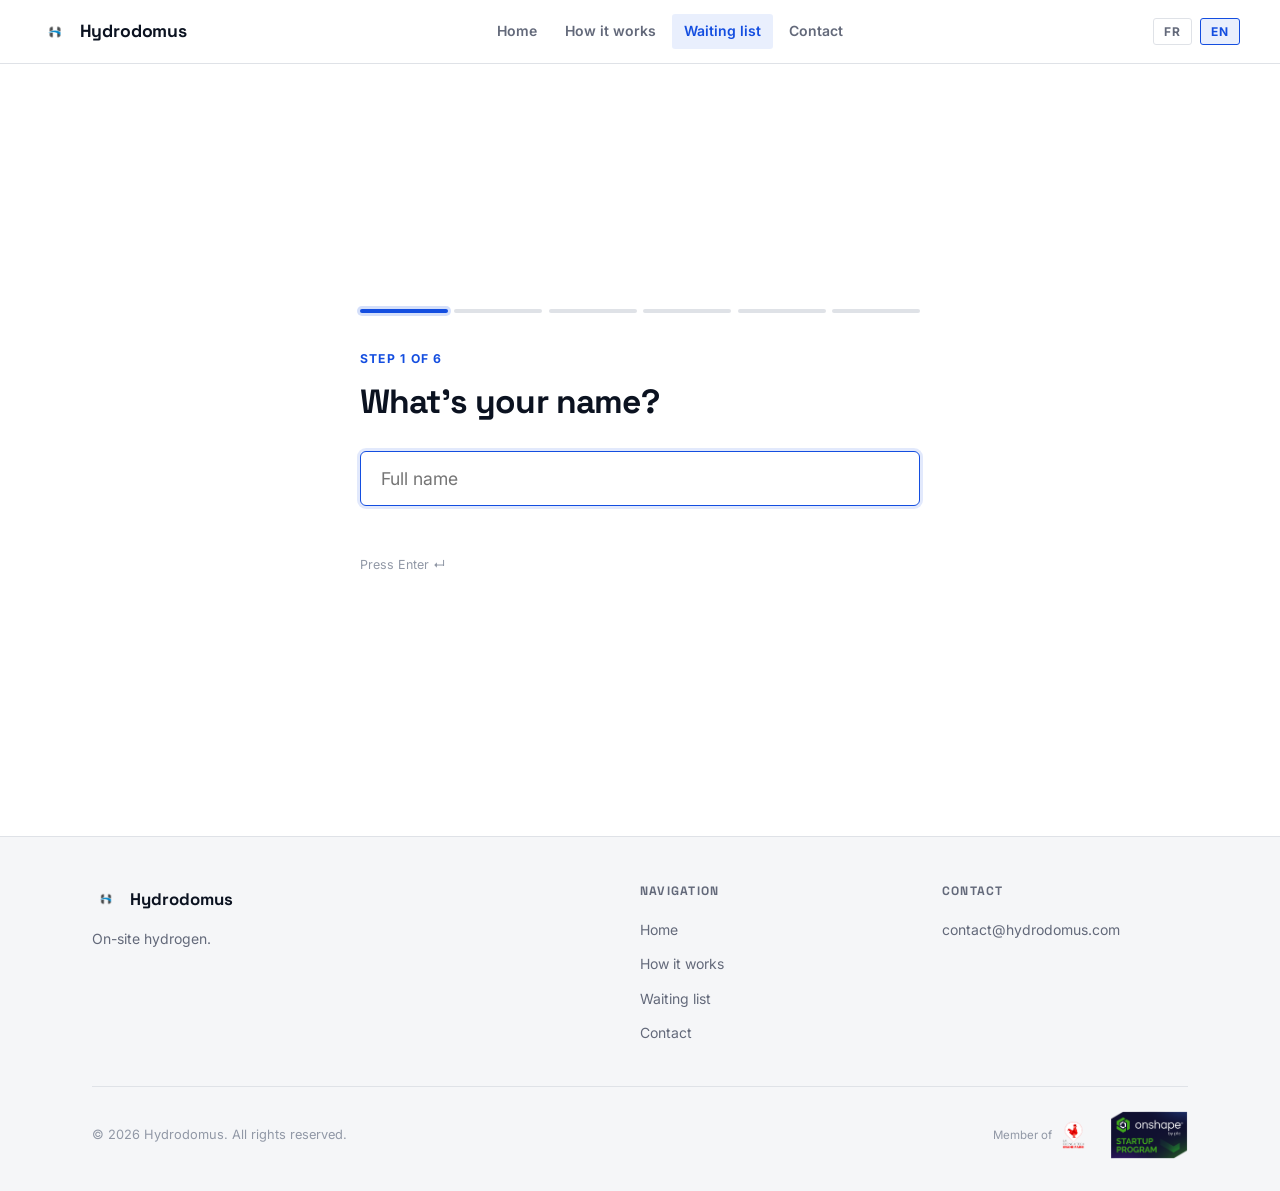
<file: waitlist.html>
<!DOCTYPE html>
<html lang="en">
<head>
  <meta charset="UTF-8" />
  <meta name="viewport" content="width=device-width, initial-scale=1.0" />
  <title>Liste d'attente · Hydrodomus</title>
  <meta name="description" content="Rejoignez la liste d'attente Hydrodomus.">
  <link rel="icon" href="assets/images/logo-removebg.png">
  <link rel="preconnect" href="https://fonts.googleapis.com">
  <link rel="preconnect" href="https://fonts.gstatic.com" crossorigin>
  <link rel="stylesheet" href="https://fonts.googleapis.com/css2?family=Space+Grotesk:wght@300;400;500;600;700&family=Inter:ital,wght@0,300;0,400;0,500;0,600;1,400&display=swap">
  <link rel="stylesheet" href="assets/css/style.css" />
</head>
<body>

<nav class="nav" id="main-nav">
  <a href="./" class="nav-logo">
    <img src="assets/images/logo-removebg.png" alt="Hydrodomus">
    <span class="nav-logo-name">Hydrodomus</span>
  </a>
  <ul class="nav-links">
    <li><a href="./"         class="nav-page-link" data-i18n="nav.home">Accueil</a></li>
    <li><a href="how-it-works"  class="nav-page-link" data-i18n="nav.how">Comment ça marche</a></li>
    <li><a href="waitlist"      class="nav-page-link active" data-i18n="nav.waitlist">Liste d'attente</a></li>
    <li><a href="contact"       class="nav-page-link" data-i18n="nav.contact">Contact</a></li>
  </ul>
  <div class="nav-right">
    <button class="lang-btn" data-lang="fr">FR</button>
    <button class="lang-btn" data-lang="en">EN</button>
  </div>
  <button class="hamburger" id="hamburger" aria-label="Menu"><span></span><span></span><span></span></button>
</nav>
<div class="mobile-menu" id="mobile-menu">
  <button class="mobile-close" id="mobile-close">✕</button>
  <a href="./"        class="mobile-nav-link" data-i18n="nav.home">Accueil</a>
  <a href="how-it-works" class="mobile-nav-link" data-i18n="nav.how">Comment ça marche</a>
  <a href="waitlist"     class="mobile-nav-link" data-i18n="nav.waitlist">Liste d'attente</a>
  <a href="contact"      class="mobile-nav-link" data-i18n="nav.contact">Contact</a>
  <div class="mobile-lang">
    <button class="lang-btn" data-lang="fr">FR</button>
    <button class="lang-btn" data-lang="en">EN</button>
  </div>
</div>

<section class="qflow-section">
  <div class="qflow-wrap">
    <div class="qflow-progress" id="qflow-progress"></div>
    <div class="qflow-card" id="qflow-card"></div>
  </div>
</section>

<footer>
  <div class="container">
    <div class="footer-grid">
      <div class="footer-brand">
        <div class="footer-brand-logo">
          <img src="assets/images/logo-removebg.png" alt="Hydrodomus">
          <span>Hydrodomus</span>
        </div>
        <p data-i18n="ft.tagline">Hydrogène sur site.</p>
      </div>
      <div class="footer-col">
        <h4 data-i18n="ft.nav">Navigation</h4>
        <ul>
          <li><a href="./"        data-i18n="nav.home">Accueil</a></li>
          <li><a href="how-it-works" data-i18n="nav.how">Comment ça marche</a></li>
          <li><a href="waitlist"     data-i18n="nav.waitlist">Liste d'attente</a></li>
          <li><a href="contact"      data-i18n="nav.contact">Contact</a></li>
        </ul>
      </div>
      <div class="footer-col">
        <h4 data-i18n="ft.contact">Contact</h4>
        <ul>
          <li><a href="mailto:contact@hydrodomus.com">contact@hydrodomus.com</a></li>
        </ul>
      </div>
    </div>
    <div class="footer-bottom">
      <p data-i18n="ft.copy">© 2026 Hydrodomus. Tous droits réservés.</p>
      <div class="footer-badges">
        <a class="footer-badge" href="https://www.frenchtech-grandparis.com" target="_blank" rel="noopener">
          <span data-i18n="ft.frenchtech">Membre de</span>
          <img src="assets/images/logo-frenchtech-grandparis.png" alt="La French Tech Grand Paris">
        </a>
        <a class="footer-badge footer-badge-onshape" href="https://www.onshape.com" target="_blank" rel="noopener">
          <img src="assets/images/onshape-startup-program-badge.png" alt="Onshape Startup Program">
        </a>
      </div>
    </div>
  </div>
</footer>

<script src="assets/js/main.js"></script>
<script src="assets/js/waitlist.js"></script>
</body>
</html>
</file>
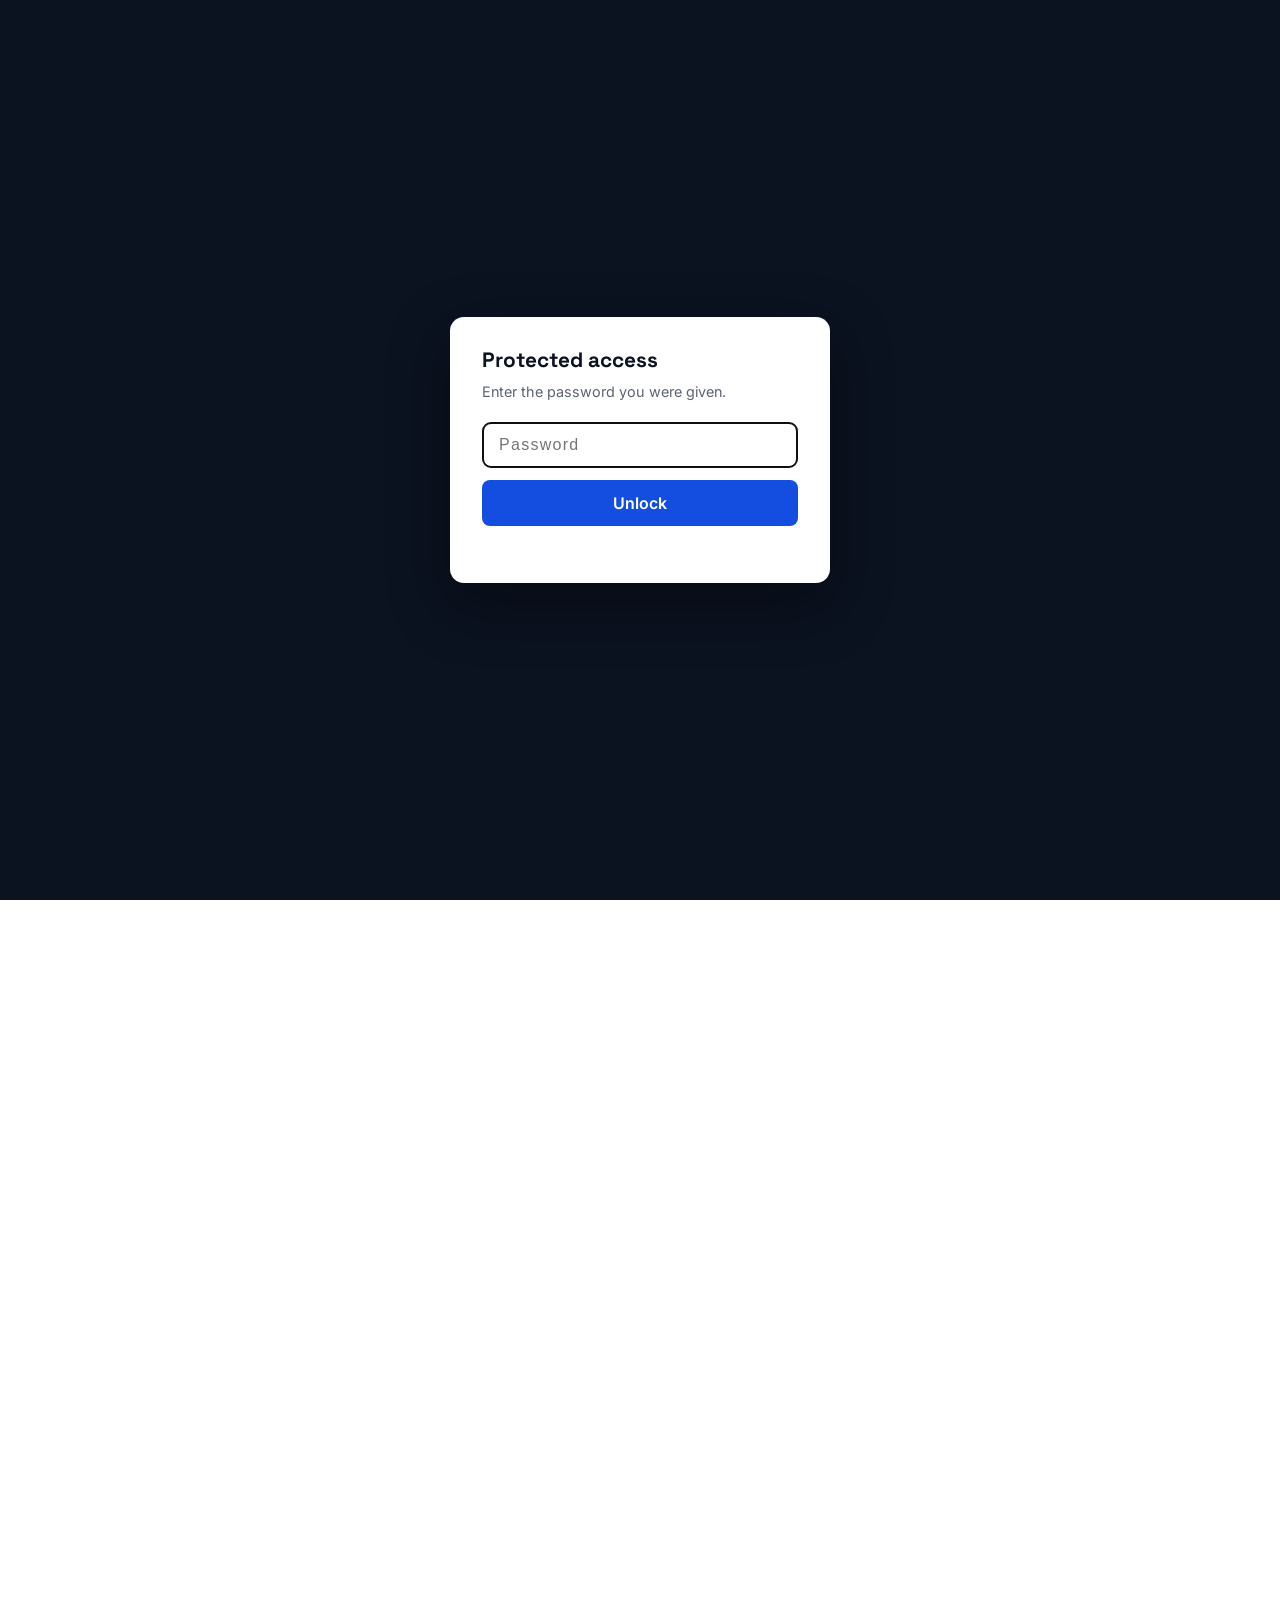
<file: learn/engineering.html>
<!DOCTYPE html>
<html lang="en">
<head>
  <meta charset="UTF-8" />
  <meta name="viewport" content="width=device-width, initial-scale=1.0" />
  <title data-li18n="pagetitle">Ingénierie Système · Hydrodomus Learn</title>
  <link rel="icon" href="../assets/images/logo-removebg.png">
  <link rel="preconnect" href="https://fonts.googleapis.com">
  <link rel="preconnect" href="https://fonts.gstatic.com" crossorigin>
  <link rel="stylesheet" href="https://fonts.googleapis.com/css2?family=Space+Grotesk:wght@300;400;500;600;700&family=Inter:ital,wght@0,300;0,400;0,500;0,600;1,400&display=swap">
  <link rel="stylesheet" href="../assets/css/style.css" />
  <style>
    .article-container { max-width: 800px; margin: 4rem auto; padding: 0 2rem; }
    .article-header { margin-bottom: 3rem; border-bottom: 1px solid var(--border); padding-bottom: 2rem; }
    .article-body h2 { margin: 3rem 0 1.5rem; font-size: 1.75rem; border-left: 4px solid var(--blue); padding-left: 1rem; }
    .article-body h3 { margin: 2rem 0 1rem; font-size: 1.25rem; color: var(--navy-2); }
    .article-body p { margin-bottom: 1.5rem; font-size: 1.1rem; color: var(--text-2); line-height: 1.8; }

    .diagram-box {
      background: var(--bg);
      padding: 2rem;
      border-radius: var(--radius);
      margin: 2rem 0;
      border: 1px solid var(--border);
    }
    .flow-step {
      display: flex;
      align-items: center;
      gap: 1rem;
      margin-bottom: 1rem;
    }
    .flow-icon {
      width: 40px;
      height: 40px;
      background: var(--blue);
      color: white;
      border-radius: 50%;
      display: flex;
      align-items: center;
      justify-content: center;
      flex-shrink: 0;
      font-weight: 700;
    }
    .flow-text { font-weight: 500; font-size: 0.95rem; }
    .flow-arrow { margin-left: 20px; height: 20px; border-left: 2px dashed var(--border-2); margin-bottom: 1rem; }

    .component-grid {
      display: grid;
      grid-template-columns: repeat(auto-fit, minmax(200px, 1fr));
      gap: 1.5rem;
      margin: 2rem 0;
    }
    .component-card {
      padding: 1.25rem;
      background: var(--bg-alt);
      border-radius: var(--radius-sm);
      font-size: 0.9rem;
    }
    .component-card strong { display: block; margin-bottom: 0.5rem; color: var(--navy); }

    .data-table {
      width: 100%;
      border-collapse: collapse;
      margin: 2rem 0;
      font-size: 0.95rem;
    }
    .data-table th, .data-table td {
      padding: 1rem;
      border-bottom: 1px solid var(--border);
      text-align: left;
    }
    .data-table th { background: var(--bg-alt); font-weight: 700; color: var(--navy); }

    .back-link { display: inline-flex; align-items: center; gap: 0.5rem; margin-bottom: 2rem; font-weight: 600; color: var(--blue); }
  </style>
<script src="../assets/js/gate.js" data-scope="learn" data-hash="372c37b2df583601b66c5a75e13adf4518c416c86302c4317116685b6ade4d4d"></script>
</head>
<body>

<nav class="nav nav-minimal" id="main-nav">
  <a href="../" class="nav-logo">
    <img src="../assets/images/logo-removebg.png" alt="Hydrodomus">
    <span class="nav-logo-name">Hydrodomus</span>
  </a>
  <div class="nav-right">
    <button class="lang-btn" data-lang="fr">FR</button>
    <button class="lang-btn" data-lang="en">EN</button>
  </div>
</nav>

<div class="article-container">
  <a href="./" class="back-link">
    <svg width="18" height="18" viewBox="0 0 24 24" fill="none" stroke="currentColor" stroke-width="2"><path d="M19 12H5M12 19l-7-7 7-7"/></svg>
    <span data-li18n="back">Retour au hub Learn</span>
  </a>

  <header class="article-header">
    <span class="section-tag" data-li18n="tag">Science & Ingénierie</span>
    <h1 data-li18n="h1">Architecture Système Hydrodomus</h1>
    <p class="section-sub" data-li18n="sub">Un système en boucle fermée conçu pour le déploiement sur le terrain et la sécurité intrinsèque.</p>
  </header>

  <div class="article-body">
    <p data-li18n="p1">Hydrodomus est un nœud de production et de ravitaillement en hydrogène en boucle fermée, transportable. Il convertit l'eau et l'électricité (groupe électrogène, réseau ou solaire) en hydrogène comprimé à 350 bar, prêt à remplir le réservoir d'un drone en moins de 5 minutes.</p>

    <h2 data-li18n="h2.1">Flux de processus</h2>
    <div class="diagram-box">
      <div class="flow-step">
        <div class="flow-icon">1</div>
        <div class="flow-text" data-li18n="flow1">Entrée Eau & Électricité (Filtration RO + Déionisation)</div>
      </div>
      <div class="flow-arrow"></div>
      <div class="flow-step">
        <div class="flow-icon">2</div>
        <div class="flow-text" data-li18n="flow2">Stack Électrolyseur PEM (Production H₂ à 30 bar)</div>
      </div>
      <div class="flow-arrow"></div>
      <div class="flow-step">
        <div class="flow-icon">3</div>
        <div class="flow-text" data-li18n="flow3">Compression Multi-étagée (30 bar → 350 bar)</div>
      </div>
      <div class="flow-arrow"></div>
      <div class="flow-step">
        <div class="flow-icon">4</div>
        <div class="flow-text" data-li18n="flow4">Stockage Haute Pression en cascade (350 bar)</div>
      </div>
      <div class="flow-arrow"></div>
      <div class="flow-step">
        <div class="flow-icon">5</div>
        <div class="flow-text" data-li18n="flow5">Interface de ravitaillement drone (raccord rapide)</div>
      </div>
    </div>

    <h2 data-li18n="h2.2">Les 8 sous-systèmes clés</h2>
    <div class="component-grid">
      <div class="component-card">
        <strong data-li18n="c1.t">01. Filtration Eau</strong>
        <span data-li18n="c1.d">Osmose inverse + résines échangeuses d'ions pour eau ultra-pure (< 1 µS/cm).</span>
      </div>
      <div class="component-card">
        <strong data-li18n="c2.t">02. Électronique de Puissance</strong>
        <span data-li18n="c2.d">Conversion AC/DC multi-source (groupe électrogène, réseau, solaire).</span>
      </div>
      <div class="component-card">
        <strong data-li18n="c3.t">03. Stack PEM</strong>
        <span data-li18n="c3.d">Membrane à échange de protons. Production différentielle à 30 bar.</span>
      </div>
      <div class="component-card">
        <strong data-li18n="c4.t">04. Buffer Basse Pression</strong>
        <span data-li18n="c4.d">Petit volume pour stabiliser le flux vers le compresseur.</span>
      </div>
      <div class="component-card">
        <strong data-li18n="c5.t">05. Compresseur HP</strong>
        <span data-li18n="c5.d">Compresseur multi-étagé avec refroidissement inter-étage (ratio d'environ 10–17:1).</span>
      </div>
      <div class="component-card">
        <strong data-li18n="c6.t">06. Buffer Haute Pression</strong>
        <span data-li18n="c6.d">Cascade de bouteilles composites Type III/IV à 350–400 bar.</span>
      </div>
      <div class="component-card">
        <strong data-li18n="c7.t">07. Contrôle & Sécurité</strong>
        <span data-li18n="c7.d">Automate industriel (PLC) + Système instrumenté de sécurité (SIS) câblé.</span>
      </div>
      <div class="component-card">
        <strong data-li18n="c8.t">08. Panneau de ravitaillement</strong>
        <span data-li18n="c8.d">Raccord rapide adapté au réservoir du drone, débitmètre et coupleur de rupture.</span>
      </div>
    </div>

    <h2 data-li18n="h2.3">Philosophie de sécurité</h2>
    <p data-li18n="p2">La conception d'Hydrodomus repose sur deux piliers :</p>
    <ul>
      <li data-li18n-html="li1">Fail-Closed : Toutes les vannes d'isolation sont normalement fermées. En cas de perte d'alimentation ou de défaut, le système s'isole instantanément.</li>
      <li data-li18n-html="li2">Stockage maîtrisé : Le stockage HP est limité à quelques bouteilles composites certifiées, avec soupapes de sécurité à chaque étage et détection de gaz sur toute la chaîne, dimensionné pour la mission plutôt que pour une station publique.</li>
      <li data-li18n-html="li3">Conçu pour le terrain : Objectif de qualification MIL-STD-810 (chocs, vibrations, -32 °C à +49 °C, poussière, pluie) et MIL-STD-461 (CEM). Il s'agit d'objectifs de conception : la qualification n'a pas encore été réalisée.</li>
    </ul>

    <h2 data-li18n="h2.4">Bilan Masse & Énergie</h2>
    <table class="data-table">
      <thead>
        <tr>
          <th data-li18n="th.param">Paramètre</th>
          <th data-li18n="th.val">Valeur Typique</th>
        </tr>
      </thead>
      <tbody>
        <tr>
          <td data-li18n="r1.p">Consommation d'eau</td>
          <td data-li18n="r1.v">~9 L par kg de H₂</td>
        </tr>
        <tr>
          <td data-li18n="r2.p">Consommation électrique</td>
          <td data-li18n="r2.v">~55 kWh par kg de H₂</td>
        </tr>
        <tr>
          <td data-li18n="r3.p">Efficacité Système</td>
          <td>~60–65%</td>
        </tr>
      </tbody>
    </table>
  </div>
</div>

<footer style="background: var(--bg-alt); padding: 4rem 0;">
  <div class="container" style="text-align: center;">
    <p data-li18n="footer">© 2025 Hydrodomus Academy · Usage Interne</p>
  </div>
</footer>

<script>
  window.LEARN_I18N = {
    fr: {
      pagetitle: 'Ingénierie Système · Hydrodomus Learn',
      back: 'Retour au hub Learn',
      tag: 'Science & Ingénierie',
      h1: 'Architecture Système Hydrodomus',
      sub: "Un système en boucle fermée conçu pour le déploiement sur le terrain et la sécurité intrinsèque.",
      p1: "Hydrodomus est un nœud de production et de ravitaillement en hydrogène en boucle fermée, transportable. Il convertit l'eau et l'électricité (groupe électrogène, réseau ou solaire) en hydrogène comprimé à 350 bar, prêt à remplir le réservoir d'un drone en moins de 5 minutes.",
      'h2.1': 'Flux de processus',
      flow1: "Entrée Eau & Électricité (Filtration RO + Déionisation)",
      flow2: 'Stack Électrolyseur PEM (Production H₂ à 30 bar)',
      flow3: "Compression Multi-étagée (30 bar → 350 bar)",
      flow4: "Stockage Haute Pression en cascade (350 bar)",
      flow5: "Interface de ravitaillement drone (raccord rapide)",
      'h2.2': 'Les 8 sous-systèmes clés',
      'c1.t': '01. Filtration Eau', 'c1.d': "Osmose inverse + résines échangeuses d'ions pour eau ultra-pure (< 1 µS/cm).",
      'c2.t': '02. Électronique de Puissance', 'c2.d': "Conversion AC/DC multi-source (groupe électrogène, réseau, solaire).",
      'c3.t': '03. Stack PEM', 'c3.d': 'Membrane à échange de protons. Production différentielle à 30 bar.',
      'c4.t': '04. Buffer Basse Pression', 'c4.d': "Petit volume pour stabiliser le flux vers le compresseur.",
      'c5.t': '05. Compresseur HP', 'c5.d': "Compresseur multi-étagé avec refroidissement inter-étage (ratio d'environ 10–17:1).",
      'c6.t': '06. Buffer Haute Pression', 'c6.d': "Cascade de bouteilles composites Type III/IV à 350–400 bar.",
      'c7.t': '07. Contrôle & Sécurité', 'c7.d': 'Automate industriel (PLC) + Système instrumenté de sécurité (SIS) câblé.',
      'c8.t': "08. Panneau de ravitaillement", 'c8.d': "Raccord rapide adapté au réservoir du drone, débitmètre et coupleur de rupture.",
      'h2.3': 'Philosophie de sécurité',
      p2: 'La conception d\'Hydrodomus repose sur deux piliers :',
      li1: "<strong>Fail-Closed :</strong> Toutes les vannes d'isolation sont normalement fermées. En cas de perte d'alimentation ou de défaut, le système s'isole instantanément.",
      li2: "<strong>Stockage maîtrisé :</strong> Le stockage HP est limité à quelques bouteilles composites certifiées, avec soupapes de sécurité à chaque étage et détection de gaz sur toute la chaîne, dimensionné pour la mission plutôt que pour une station publique.",
      li3: "<strong>Conçu pour le terrain :</strong> Objectif de qualification MIL-STD-810 (chocs, vibrations, -32 °C à +49 °C, poussière, pluie) et MIL-STD-461 (CEM). Il s'agit d'objectifs de conception : la qualification n'a pas encore été réalisée.",
      'h2.4': 'Bilan Masse & Énergie',
      'th.param': 'Paramètre', 'th.val': 'Valeur Typique',
      'r1.p': "Consommation d'eau", 'r1.v': '~9 L par kg de H₂',
      'r2.p': 'Consommation électrique', 'r2.v': '~55 kWh par kg de H₂',
      'r3.p': 'Efficacité Système',
      footer: '© 2025 Hydrodomus Academy · Usage Interne',
    },
    en: {
      pagetitle: 'System Engineering · Hydrodomus Learn',
      back: 'Back to Learn hub',
      tag: 'Science & Engineering',
      h1: 'Hydrodomus System Architecture',
      sub: "A closed-loop system designed for field deployment and intrinsic safety.",
      p1: "Hydrodomus is a closed-loop, transportable hydrogen production and refueling node. It converts water and electricity (generator, grid, or solar) into hydrogen compressed to 350 bar, ready to fill a drone tank in under 5 minutes.",
      'h2.1': 'Process Flow',
      flow1: "Water & Electricity Input (RO Filtration + Deionization)",
      flow2: 'PEM Electrolyzer Stack (H₂ production at 30 bar)',
      flow3: "Multi-stage Compression (30 bar → 350 bar)",
      flow4: "High-Pressure Cascade Storage (350 bar)",
      flow5: "Drone Refueling Interface (quick coupler)",
      'h2.2': 'The 8 Key Subsystems',
      'c1.t': '01. Water Filtration', 'c1.d': 'Reverse osmosis + ion-exchange resins for ultra-pure water (< 1 µS/cm).',
      'c2.t': '02. Power Electronics', 'c2.d': "Multi-source AC/DC conversion (generator, grid, solar).",
      'c3.t': '03. PEM Stack', 'c3.d': 'Proton exchange membrane. Differential production at 30 bar.',
      'c4.t': '04. Low-Pressure Buffer', 'c4.d': "Small volume to stabilize flow to the compressor.",
      'c5.t': '05. HP Compressor', 'c5.d': "Multi-stage compressor with inter-stage cooling (roughly 10–17:1 ratio).",
      'c6.t': '06. High-Pressure Buffer', 'c6.d': "Type III/IV composite cylinder cascade at 350–400 bar.",
      'c7.t': '07. Control & Safety', 'c7.d': 'Industrial PLC + hardwired Safety Instrumented System (SIS).',
      'c8.t': "08. Refueling Panel", 'c8.d': "Quick coupler matched to the drone tank, flow meter, and breakaway coupling.",
      'h2.3': 'Safety Philosophy',
      p2: "Hydrodomus's design rests on two pillars:",
      li1: '<strong>Fail-Closed:</strong> All isolation valves are normally closed. On any power loss or fault, the system isolates instantly.',
      li2: "<strong>Bounded storage:</strong> HP storage is limited to a few certified composite cylinders, with pressure relief on every stage and gas detection throughout, sized to the mission rather than to a public station.",
      li3: "<strong>Built for the field:</strong> Targeting MIL-STD-810 qualification (shock, vibration, -32 °C to +49 °C, dust, rain) and MIL-STD-461 (EMC). These are design targets: qualification has not yet been performed.",
      'h2.4': 'Mass & Energy Balance',
      'th.param': 'Parameter', 'th.val': 'Typical Value',
      'r1.p': 'Water consumption', 'r1.v': '~9 L per kg of H₂',
      'r2.p': 'Electricity consumption', 'r2.v': '~55 kWh per kg of H₂',
      'r3.p': 'System efficiency',
      footer: '© 2025 Hydrodomus Academy · Internal use only',
    },
  };
</script>
<script src="../assets/js/main.js"></script>
<script src="../assets/js/learn-i18n.js"></script>
</body>
</html>
</file>
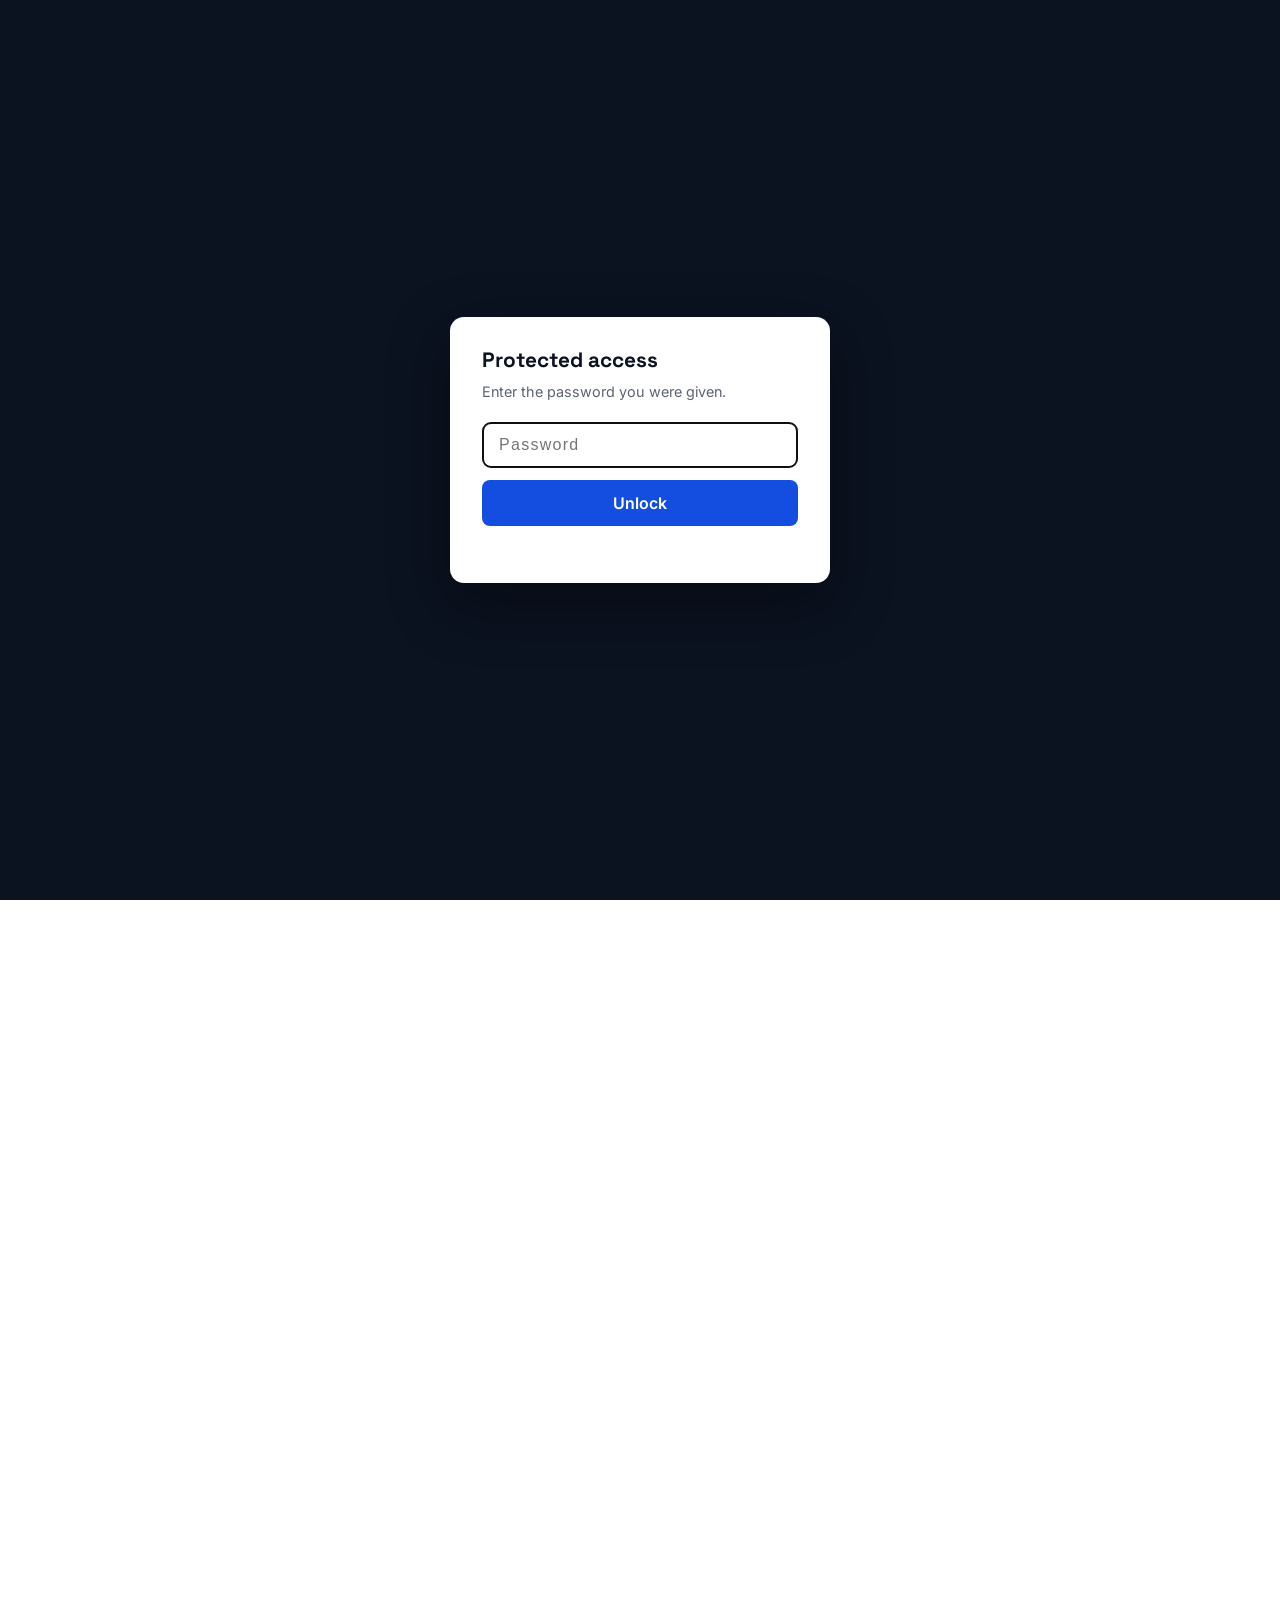
<file: learn/market.html>
<!DOCTYPE html>
<html lang="en">
<head>
  <meta charset="UTF-8" />
  <meta name="viewport" content="width=device-width, initial-scale=1.0" />
  <title data-li18n="pagetitle">Marché & Industrie · Hydrodomus Learn</title>
  <link rel="icon" href="../assets/images/logo-removebg.png">
  <link rel="preconnect" href="https://fonts.googleapis.com">
  <link rel="preconnect" href="https://fonts.gstatic.com" crossorigin>
  <link rel="stylesheet" href="https://fonts.googleapis.com/css2?family=Space+Grotesk:wght@300;400;500;600;700&family=Inter:ital,wght@0,300;0,400;0,500;0,600;1,400&display=swap">
  <link rel="stylesheet" href="../assets/css/style.css" />
  <style>
    .article-container { max-width: 800px; margin: 4rem auto; padding: 0 2rem; }
    .article-header { margin-bottom: 3rem; border-bottom: 1px solid var(--border); padding-bottom: 2rem; }
    .article-header h1 { font-size: clamp(2rem, 4vw, 3rem); margin-bottom: 1rem; }
    .article-body h2 { margin: 3rem 0 1.5rem; font-size: 1.75rem; border-left: 4px solid var(--blue); padding-left: 1rem; }
    .article-body p { margin-bottom: 1.5rem; font-size: 1.1rem; color: var(--text-2); line-height: 1.8; }

    .data-table {
      width: 100%;
      border-collapse: collapse;
      margin: 2rem 0;
      font-size: 0.95rem;
    }
    .data-table th, .data-table td {
      padding: 1rem;
      border-bottom: 1px solid var(--border);
      text-align: left;
    }
    .data-table th { background: var(--bg-alt); font-weight: 700; color: var(--navy); }

    .market-box {
      background: var(--navy);
      color: white;
      padding: 2.5rem;
      border-radius: var(--radius);
      margin: 3rem 0;
    }
    .market-box h3 { color: white; margin-bottom: 1.5rem; }
    .market-stat-grid {
      display: grid;
      grid-template-columns: repeat(auto-fit, minmax(150px, 1fr));
      gap: 2rem;
    }
    .market-stat-item { display: flex; flex-direction: column; gap: 0.5rem; }
    .market-stat-value { font-size: 2rem; font-weight: 700; color: var(--blue-mid); }
    .market-stat-label { font-size: 0.85rem; color: rgba(255,255,255,0.7); text-transform: uppercase; letter-spacing: 0.05em; }

    .back-link { display: inline-flex; align-items: center; gap: 0.5rem; margin-bottom: 2rem; font-weight: 600; color: var(--blue); }
  </style>
<script src="../assets/js/gate.js" data-scope="learn" data-hash="372c37b2df583601b66c5a75e13adf4518c416c86302c4317116685b6ade4d4d"></script>
</head>
<body>

<nav class="nav nav-minimal" id="main-nav">
  <a href="../" class="nav-logo">
    <img src="../assets/images/logo-removebg.png" alt="Hydrodomus">
    <span class="nav-logo-name">Hydrodomus</span>
  </a>
  <div class="nav-right">
    <button class="lang-btn" data-lang="fr">FR</button>
    <button class="lang-btn" data-lang="en">EN</button>
  </div>
</nav>

<div class="article-container">
  <a href="./" class="back-link">
    <svg width="18" height="18" viewBox="0 0 24 24" fill="none" stroke="currentColor" stroke-width="2"><path d="M19 12H5M12 19l-7-7 7-7"/></svg>
    <span data-li18n="back">Retour au hub Learn</span>
  </a>

  <header class="article-header">
    <span class="section-tag" data-li18n="tag">Business & Stratégie</span>
    <h1 data-li18n="h1">Analyse du Marché Hydrogène</h1>
    <p class="section-sub" data-li18n="sub">Le paradoxe de l'infrastructure et l'opportunité de la recharge décentralisée.</p>
  </header>

  <div class="article-body">
    <p data-li18n="p1">Le marché du ravitaillement hydrogène sur site se situe à l'intersection de l'adoption des drones à pile à combustible et du fossé logistique : le carburant est difficile à acheminer là où ces systèmes opèrent. Il est encore émergent, mais structurellement inévitable à mesure que les drones à hydrogène gagnent en maturité.</p>

    <h2 data-li18n="h2.1">Le paradoxe logistique</h2>
    <p data-li18n="p2">L'hydrogène offre aux drones une endurance bien supérieure à celle des batteries, mais les opérateurs ne peuvent pas l'utiliser à grande échelle sans moyen fiable de se ravitailler sur le terrain. Livrer des bouteilles est lent, coûteux et exposé aux ruptures d'approvisionnement.</p>
    <p data-li18n-html="p3">État actuel (2026) : Les programmes de drones à hydrogène passent de la démonstration aux premiers déploiements, alors que le ravitaillement dépend encore de bouteilles livrées et d'infrastructures industrielles fixes.</p>
    <p data-li18n="p4">Hydrodomus supprime cette dépendance avec un nœud de ravitaillement qui produit l'hydrogène sur site à partir d'eau et d'électricité.</p>

    <h2 data-li18n="h2.2">Le nœud de référence</h2>
    <p data-li18n="p8">Un nœud de 10 kg d'H₂ par jour, modulaire jusqu'à 25 kg par jour, pensé pour être remorqué d'un site à l'autre et alimenté par un groupe électrogène, le réseau ou le solaire. Les chiffres ci-dessous sont des objectifs de conception.</p>

    <div class="market-box">
      <h3 data-li18n="sizing.title">Nœud de référence en un coup d'œil</h3>
      <div class="market-stat-grid">
        <div class="market-stat-item">
          <span class="market-stat-label" data-li18n="sizing.tam.label">Production</span>
          <span class="market-stat-value" data-li18n="tv.1">10 kg/j</span>
          <span class="market-stat-label" data-li18n="sizing.tam.sub">H₂ par nœud (modulaire jusqu'à 25)</span>
        </div>
        <div class="market-stat-item">
          <span class="market-stat-label" data-li18n="sizing.sam.label">Pression de remplissage</span>
          <span class="market-stat-value">350 bar</span>
          <span class="market-stat-label" data-li18n="sizing.sam.sub">Objectif de conception</span>
        </div>
        <div class="market-stat-item">
          <span class="market-stat-label" data-li18n="sizing.som.label">Temps de remplissage</span>
          <span class="market-stat-value" data-li18n="tv.3">&lt; 5 min</span>
          <span class="market-stat-label" data-li18n="sizing.som.sub">Par réservoir de drone (objectif)</span>
        </div>
      </div>
    </div>

    <h2 data-li18n="h2.3">Leviers de croissance</h2>
    <p data-li18n-html="p5">1. Investissement dans les systèmes sans équipage : Les budgets de défense et de sécurité en Europe accélèrent l'adoption des drones longue endurance. La stratégie hydrogène de l'UE vise par ailleurs 40 GW de capacité d'électrolyse d'ici 2030.</p>
    <p data-li18n-html="p6">2. Maturité des plateformes : Les drones à pile à combustible atteignent une maturité opérationnelle. Ces constructeurs ont besoin d'une solution comme Hydrodomus pour que leurs clients puissent réellement opérer sur le terrain.</p>
    <p data-li18n-html="p7">3. Autonomie sur le terrain : Produire son propre carburant à partir d'eau et de l'énergie disponible localement supprime la dépendance aux convois de ravitaillement, un argument majeur de résilience.</p>
  </div>
</div>

<footer style="background: var(--bg-alt); padding: 4rem 0;">
  <div class="container" style="text-align: center;">
    <p data-li18n="footer">© 2025 Hydrodomus Academy · Usage Interne</p>
  </div>
</footer>

<script>
  window.LEARN_I18N = {
    fr: {
      "pagetitle": "Marché & Industrie · Hydrodomus Learn",
      "back": "Retour au hub Learn",
      "tag": "Business & Stratégie",
      "h1": "Analyse du Marché Hydrogène",
      "sub": "Le paradoxe logistique et l'opportunité du ravitaillement décentralisé.",
      "p1": "Le marché du ravitaillement hydrogène sur site se situe à l'intersection de l'adoption des drones à pile à combustible et du fossé logistique : le carburant est difficile à acheminer là où ces systèmes opèrent. Il est encore émergent, mais structurellement inévitable à mesure que les drones à hydrogène gagnent en maturité.",
      "h2.1": "Le paradoxe logistique",
      "p2": "L'hydrogène offre aux drones une endurance bien supérieure à celle des batteries, mais les opérateurs ne peuvent pas l'utiliser à grande échelle sans moyen fiable de se ravitailler sur le terrain. Livrer des bouteilles est lent, coûteux et exposé aux ruptures d'approvisionnement.",
      "p3": "<strong>État actuel (2026) :</strong> Les programmes de drones à hydrogène passent de la démonstration aux premiers déploiements, alors que le ravitaillement dépend encore de bouteilles livrées et d'infrastructures industrielles fixes.",
      "p4": "Hydrodomus supprime cette dépendance avec un nœud de ravitaillement qui produit l'hydrogène sur site à partir d'eau et d'électricité.",
      "h2.2": "Le nœud de référence",
      "h2.3": "Leviers de croissance",
      "p5": "<strong>1. Investissement dans les systèmes sans équipage :</strong> Les budgets de défense et de sécurité en Europe accélèrent l'adoption des drones longue endurance. La stratégie hydrogène de l'UE vise par ailleurs 40 GW de capacité d'électrolyse d'ici 2030.",
      "p6": "<strong>2. Maturité des plateformes :</strong> Les drones à pile à combustible atteignent une maturité opérationnelle. Ces constructeurs ont besoin d'une solution comme Hydrodomus pour que leurs clients puissent réellement opérer sur le terrain.",
      "p7": "<strong>3. Autonomie sur le terrain :</strong> Produire son propre carburant à partir d'eau et de l'énergie disponible localement supprime la dépendance aux convois de ravitaillement, un argument majeur de résilience.",
      "p8": "Un nœud de 10 kg d'H₂ par jour, modulaire jusqu'à 25 kg par jour, pensé pour être remorqué d'un site à l'autre et alimenté par un groupe électrogène, le réseau ou le solaire. Les chiffres ci-dessous sont des objectifs de conception.",
      "sizing.title": "Nœud de référence en un coup d'œil",
      "sizing.tam.label": "Production",
      "tv.1": "10 kg/j",
      "sizing.tam.sub": "H₂ par nœud (modulaire jusqu'à 25)",
      "sizing.sam.label": "Pression de remplissage",
      "sizing.sam.sub": "Objectif de conception",
      "sizing.som.label": "Temps de remplissage",
      "tv.3": "< 5 min",
      "sizing.som.sub": "Par réservoir de drone (objectif)",
      "footer": "© 2025 Hydrodomus Academy · Usage Interne",
    },
    en: {
      "pagetitle": "Market & Industry · Hydrodomus Learn",
      "back": "Back to Learn hub",
      "tag": "Business & Strategy",
      "h1": "Hydrogen Market Analysis",
      "sub": "The logistics paradox and the opportunity of decentralized refueling.",
      "p1": "The on-site hydrogen refueling market sits at the intersection of fuel cell drone adoption and the logistics gap: fuel is hard to deliver to where these systems operate. It is still emerging, but structurally inevitable as hydrogen drones mature.",
      "h2.1": "The logistics paradox",
      "p2": "Hydrogen gives drones far longer endurance than batteries, but operators can't use it at scale without a reliable way to refuel in the field. Delivering cylinders is slow, costly, and exposed to supply disruption.",
      "p3": "<strong>Current state (2026):</strong> Hydrogen drone programs are moving from demonstration to early deployment, while refueling still depends on delivered cylinders and fixed industrial infrastructure.",
      "p4": "Hydrodomus removes that dependency with a refueling node that produces hydrogen on site from water and electricity.",
      "h2.2": "The reference node",
      "p8": "A node producing 10 kg of H₂ per day, modular up to 25 kg per day, designed to be towed between sites and powered by a generator, grid, or solar. The figures below are design targets.",
      "sizing.title": "Reference node at a glance",
      "sizing.tam.label": "Output",
      "tv.1": "10 kg/day",
      "sizing.tam.sub": "H₂ per node (modular up to 25)",
      "sizing.sam.label": "Fill pressure",
      "sizing.sam.sub": "Design target",
      "sizing.som.label": "Fill time",
      "tv.3": "< 5 min",
      "sizing.som.sub": "Per drone tank (target)",
      "h2.3": "Growth drivers",
      "p5": "<strong>1. Investment in uncrewed systems:</strong> European defense and security budgets are accelerating adoption of long-endurance drones. The EU hydrogen strategy also targets 40 GW of electrolysis capacity by 2030.",
      "p6": "<strong>2. Platform maturity:</strong> Fuel cell drones are reaching operational maturity. These manufacturers need a solution like Hydrodomus so their customers can actually operate in the field.",
      "p7": "<strong>3. Self-sufficiency in the field:</strong> Producing your own fuel from water and locally available power removes dependence on fuel convoys, a major resilience argument.",
      "footer": "© 2025 Hydrodomus Academy · Internal use only",
    },
  };
</script>
<script src="../assets/js/main.js"></script>
<script src="../assets/js/learn-i18n.js"></script>
</body>
</html>
</file>
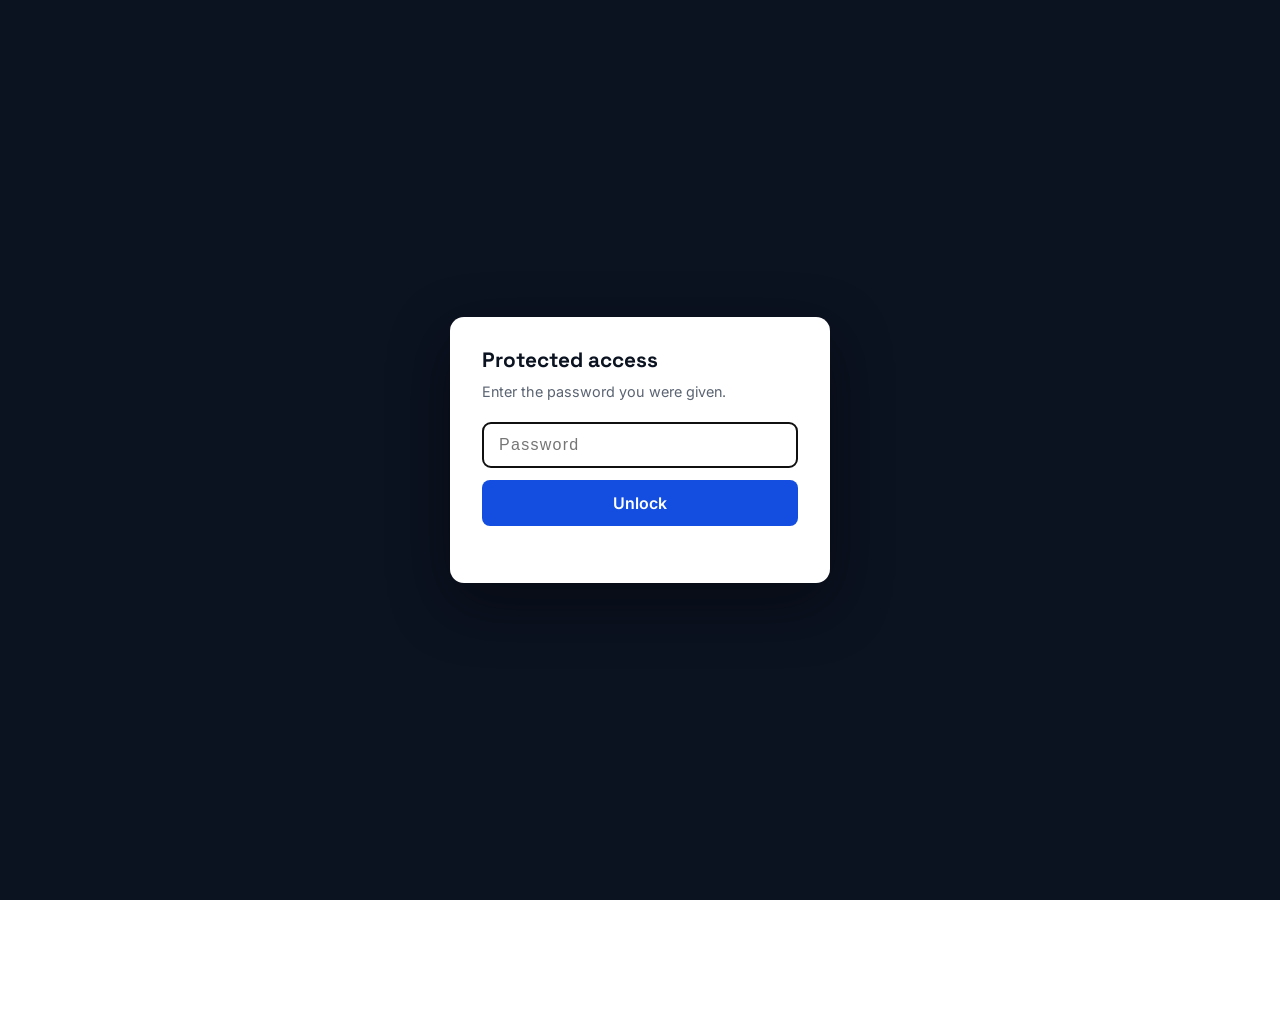
<file: learn/resources.html>
<!DOCTYPE html>
<html lang="en">
<head>
  <meta charset="UTF-8" />
  <meta name="viewport" content="width=device-width, initial-scale=1.0" />
  <title data-li18n="pagetitle">Ressources · Hydrodomus Learn</title>
  <link rel="icon" href="../assets/images/logo-removebg.png">
  <link rel="preconnect" href="https://fonts.googleapis.com">
  <link rel="preconnect" href="https://fonts.gstatic.com" crossorigin>
  <link rel="stylesheet" href="https://fonts.googleapis.com/css2?family=Space+Grotesk:wght@300;400;500;600;700&family=Inter:ital,wght@0,300;0,400;0,500;0,600;1,400&display=swap">
  <link rel="stylesheet" href="../assets/css/style.css" />
  <style>
    .article-container { max-width: 800px; margin: 4rem auto; padding: 0 2rem; }
    .resource-grid { display: grid; grid-template-columns: 1fr; gap: 1.5rem; margin-top: 3rem; }
    .resource-card {
      display: flex;
      align-items: center;
      gap: 1.5rem;
      padding: 1.5rem;
      background: var(--bg);
      border-radius: var(--radius);
      transition: all 0.2s;
      border: 1px solid var(--border);
    }
    .resource-card:hover { border-color: var(--blue); background: white; box-shadow: var(--shadow); }
    .resource-icon { width: 40px; height: 40px; flex-shrink: 0; }
    .resource-info h3 { font-size: 1.1rem; margin-bottom: 0.25rem; }
    .resource-info p { font-size: 0.9rem; color: var(--text-3); }
    .info-note {
      background: var(--blue-light);
      padding: 1.5rem;
      border-radius: var(--radius-sm);
      border-left: 4px solid var(--blue);
      margin: 2rem 0;
      font-style: italic;
    }
    .back-link { display: inline-flex; align-items: center; gap: 0.5rem; margin-bottom: 2rem; font-weight: 600; color: var(--blue); }
  </style>
<script src="../assets/js/gate.js" data-scope="learn" data-hash="372c37b2df583601b66c5a75e13adf4518c416c86302c4317116685b6ade4d4d"></script>
</head>
<body>

<nav class="nav nav-minimal" id="main-nav">
  <a href="../" class="nav-logo">
    <img src="../assets/images/logo-removebg.png" alt="Hydrodomus">
    <span class="nav-logo-name">Hydrodomus</span>
  </a>
  <div class="nav-right">
    <button class="lang-btn" data-lang="fr">FR</button>
    <button class="lang-btn" data-lang="en">EN</button>
  </div>
</nav>

<div class="article-container">
  <a href="./" class="back-link">
    <svg width="18" height="18" viewBox="0 0 24 24" fill="none" stroke="currentColor" stroke-width="2"><path d="M19 12H5M12 19l-7-7 7-7"/></svg>
    <span data-li18n="back">Retour au hub Learn</span>
  </a>

  <header class="article-header">
    <span class="section-tag" data-li18n="tag">Ressources</span>
    <h1 data-li18n="h1">Approfondir vos connaissances</h1>
    <p class="section-sub" data-li18n="sub">Une sélection de vidéos et de sources pour rester à la pointe de l'industrie hydrogène.</p>
  </header>

  <div class="resource-grid">
    <a href="https://www.youtube.com/watch?v=9OLxBvLvCoM" target="_blank" class="resource-card">
      <div class="resource-icon">
        <svg viewBox="0 0 24 24" fill="#FF0000"><path d="M23.498 6.186a3.016 3.016 0 0 0-2.122-2.136C19.505 3.545 12 3.545 12 3.545s-7.505 0-9.377.505A3.017 3.017 0 0 0 .502 6.186C0 8.07 0 12 0 12s0 3.93.502 5.814a3.016 3.016 0 0 0 2.122 2.136c1.871.505 9.376.505 9.376.505s7.505 0 9.377-.505a3.015 3.015 0 0 0 2.122-2.136C24 15.93 24 12 24 12s0-3.93-.502-5.814zM9.545 15.568V8.432L15.818 12l-6.273 3.568z"/></svg>
      </div>
      <div class="resource-info">
        <h3 data-li18n="r1.t">Veille de base : L'Hydrogène</h3>
        <p data-li18n="r1.d">Une introduction claire sur le rôle de l'hydrogène dans la transition énergétique.</p>
      </div>
    </a>

    <a href="https://www.youtube.com/watch?v=AGTjKJHu99c" target="_blank" class="resource-card">
      <div class="resource-icon">
        <svg viewBox="0 0 24 24" fill="#FF0000"><path d="M23.498 6.186a3.016 3.016 0 0 0-2.122-2.136C19.505 3.545 12 3.545 12 3.545s-7.505 0-9.377.505A3.017 3.017 0 0 0 .502 6.186C0 8.07 0 12 0 12s0 3.93.502 5.814a3.016 3.016 0 0 0 2.122 2.136c1.871.505 9.376.505 9.376.505s7.505 0 9.377-.505a3.015 3.015 0 0 0 2.122-2.136C24 15.93 24 12 24 12s0-3.93-.502-5.814zM9.545 15.568V8.432L15.818 12l-6.273 3.568z"/></svg>
      </div>
      <div class="resource-info">
        <h3 data-li18n="r2.t">L'économie de l'hydrogène</h3>
        <p data-li18n="r2.d">Analyse approfondie des enjeux industriels et économiques.</p>
      </div>
    </a>


    <a href="https://fuelcellsworks.com/" target="_blank" class="resource-card">
      <div class="resource-icon">
        <svg viewBox="0 0 24 24" fill="none" stroke="currentColor" stroke-width="2"><path d="M19 20l-7-7-7 7V5a2 2 0 012-2h10a2 2 0 012 2v15z"/></svg>
      </div>
      <div class="resource-info">
        <h3>FuelCellsWorks</h3>
        <p data-li18n="r4.d">Le média de référence pour les actualités quotidiennes du secteur hydrogène.</p>
      </div>
    </a>
  </div>

  <div class="info-note" style="margin-top: 3rem;">
    <span data-li18n-html="note">Note : La plupart de ces ressources sont en anglais. Si vous avez besoin de traductions ou de résumés spécifiques, n'hésitez pas à demander.</span>
  </div>
</div>

<footer style="background: var(--bg-alt); padding: 4rem 0;">
  <div class="container" style="text-align: center;">
    <p data-li18n="footer">© 2025 Hydrodomus Academy · Usage Interne</p>
  </div>
</footer>

<script>
  window.LEARN_I18N = {
    fr: {
      pagetitle: 'Ressources · Hydrodomus Learn',
      back: 'Retour au hub Learn',
      tag: 'Ressources',
      h1: 'Approfondir vos connaissances',
      sub: "Une sélection de vidéos et de sources pour rester à la pointe de l'industrie hydrogène.",
      'r1.t': "Veille de base : L'Hydrogène",
      'r1.d': "Une introduction claire sur le rôle de l'hydrogène dans la transition énergétique.",
      'r2.t': "L'économie de l'hydrogène",
      'r2.d': 'Analyse approfondie des enjeux industriels et économiques.',
      'r4.d': "Le média de référence pour les actualités quotidiennes du secteur hydrogène.",
      note: "<strong>Note :</strong> La plupart de ces ressources sont en anglais. Si vous avez besoin de traductions ou de résumés spécifiques, n'hésitez pas à demander.",
      footer: '© 2025 Hydrodomus Academy · Usage Interne',
    },
    en: {
      pagetitle: 'Resources · Hydrodomus Learn',
      back: 'Back to Learn hub',
      tag: 'Resources',
      h1: 'Go Further',
      sub: 'A selection of videos and sources to stay at the cutting edge of the hydrogen industry.',
      'r1.t': 'Hydrogen 101',
      'r1.d': "A clear introduction to hydrogen's role in the energy transition.",
      'r2.t': 'The Hydrogen Economy',
      'r2.d': 'An in-depth look at the industrial and economic stakes.',
      'r4.d': 'The go-to outlet for daily news from the hydrogen sector.',
      note: "<strong>Note:</strong> Most of these resources are in English. If you need translations or specific summaries, feel free to ask.",
      footer: '© 2025 Hydrodomus Academy · Internal use only',
    },
  };
</script>
<script src="../assets/js/main.js"></script>
<script src="../assets/js/learn-i18n.js"></script>
</body>
</html>
</file>
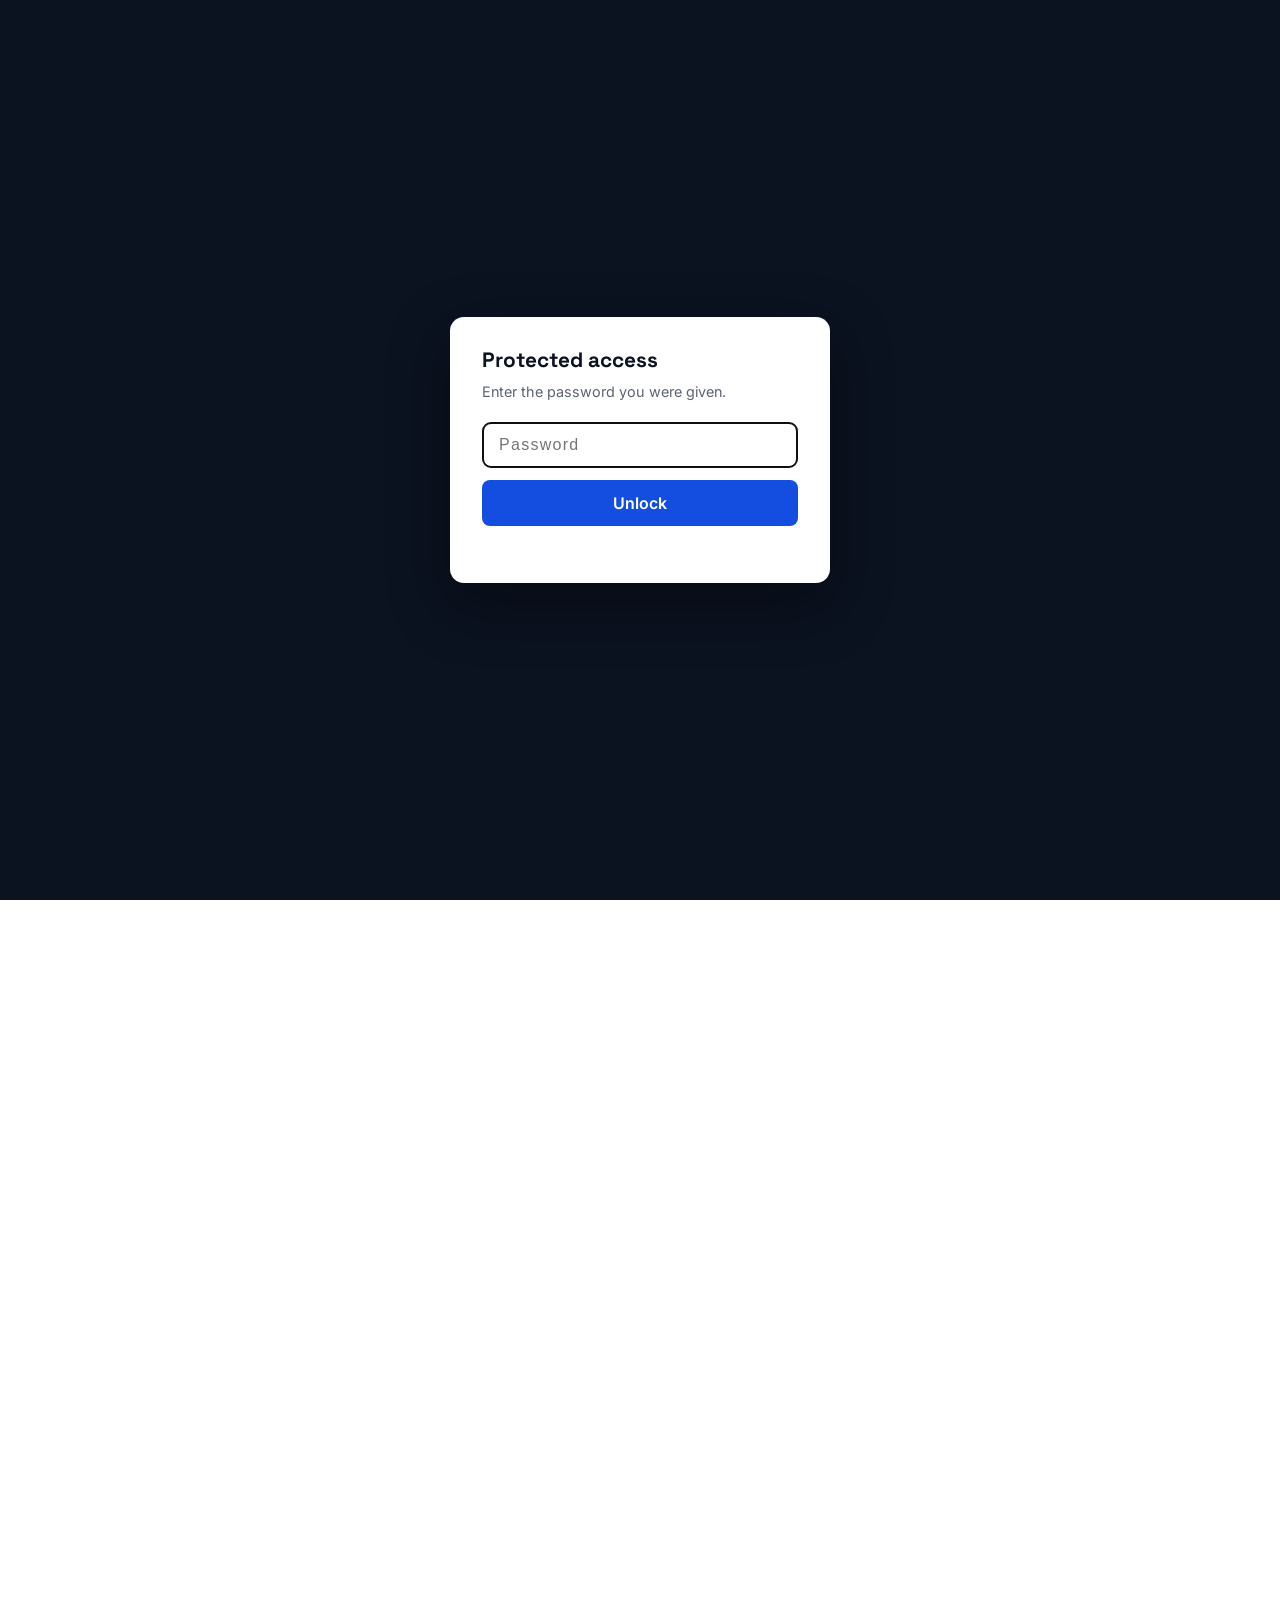
<file: learn/science.html>
<!DOCTYPE html>
<html lang="en">
<head>
  <meta charset="UTF-8" />
  <meta name="viewport" content="width=device-width, initial-scale=1.0" />
  <title data-li18n="pagetitle">Science de l'Hydrogène · Hydrodomus Learn</title>
  <link rel="icon" href="../assets/images/logo-removebg.png">
  <link rel="preconnect" href="https://fonts.googleapis.com">
  <link rel="preconnect" href="https://fonts.gstatic.com" crossorigin>
  <link rel="stylesheet" href="https://fonts.googleapis.com/css2?family=Space+Grotesk:wght@300;400;500;600;700&family=Inter:ital,wght@0,300;0,400;0,500;0,600;1,400&display=swap">
  <link rel="stylesheet" href="../assets/css/style.css" />
  <style>
    .article-container {
      max-width: 800px;
      margin: 4rem auto;
      padding: 0 2rem;
    }
    .article-header {
      margin-bottom: 3rem;
      border-bottom: 1px solid var(--border);
      padding-bottom: 2rem;
    }
    .article-header h1 {
      font-size: clamp(2rem, 4vw, 3rem);
      margin-bottom: 1rem;
    }
    .article-body h2 {
      margin: 3rem 0 1.5rem;
      font-size: 1.75rem;
      border-left: 4px solid var(--blue);
      padding-left: 1rem;
    }
    .article-body h3 {
      margin: 2rem 0 1rem;
      font-size: 1.25rem;
      color: var(--navy-2);
    }
    .article-body p {
      margin-bottom: 1.5rem;
      font-size: 1.1rem;
      color: var(--text-2);
      line-height: 1.8;
    }
    .article-body ul {
      margin-bottom: 1.5rem;
      padding-left: 1.5rem;
    }
    .article-body li {
      margin-bottom: 0.5rem;
      color: var(--text-2);
    }
    .formula-box {
      background: var(--bg-alt);
      padding: 1.5rem;
      border-radius: var(--radius-sm);
      font-family: 'Space Grotesk', monospace;
      font-weight: 500;
      margin: 2rem 0;
      text-align: center;
      border: 1px solid var(--border);
      overflow-x: auto;
    }
    .info-note {
      background: var(--blue-light);
      padding: 1.5rem;
      border-radius: var(--radius-sm);
      border-left: 4px solid var(--blue);
      margin: 2rem 0;
      font-style: italic;
    }
    .back-link {
      display: inline-flex;
      align-items: center;
      gap: 0.5rem;
      margin-bottom: 2rem;
      font-weight: 600;
      color: var(--blue);
    }
  </style>
<script src="../assets/js/gate.js" data-scope="learn" data-hash="372c37b2df583601b66c5a75e13adf4518c416c86302c4317116685b6ade4d4d"></script>
</head>
<body>

<nav class="nav nav-minimal" id="main-nav">
  <a href="../" class="nav-logo">
    <img src="../assets/images/logo-removebg.png" alt="Hydrodomus">
    <span class="nav-logo-name">Hydrodomus</span>
  </a>
  <div class="nav-right">
    <button class="lang-btn" data-lang="fr">FR</button>
    <button class="lang-btn" data-lang="en">EN</button>
  </div>
</nav>

<div class="article-container">
  <a href="./" class="back-link">
    <svg width="18" height="18" viewBox="0 0 24 24" fill="none" stroke="currentColor" stroke-width="2"><path d="M19 12H5M12 19l-7-7 7-7"/></svg>
    <span data-li18n="back">Retour au hub Learn</span>
  </a>

  <header class="article-header">
    <span class="section-tag" data-li18n="tag">Science & Ingénierie</span>
    <h1 data-li18n="h1">Électrochimie de l'électrolyse de l'eau</h1>
    <p class="section-sub" data-li18n="sub">Comprendre les principes fondamentaux qui permettent de transformer l'eau et l'électricité en hydrogène haute pureté.</p>
  </header>

  <div class="article-body">
    <p data-li18n="p1">L'électrolyse de l'eau est fondamentalement un processus électrochimique : elle utilise le travail électrique pour conduire une réaction thermodynamiquement défavorable. La compréhension de la thermodynamique, de la cinétique et du transport détermine l'efficacité du système et les choix de conception.</p>

    <h2 data-li18n="h2.1">Thermodynamique : Le besoin en énergie</h2>

    <h3 data-li18n="h3.1">Énergie libre de Gibbs</h3>
    <p data-li18n="p2">Le travail électrique minimal pour diviser l'eau est défini par le changement d'énergie libre de Gibbs :</p>
    <div class="formula-box">
      2H₂O(l) → 2H₂(g) + O₂(g) &nbsp;&nbsp; ΔG° = +237.1 kJ/mol H₂
    </div>
    <p data-li18n="p3">C'est la partie de l'enthalpie totale de la réaction qui doit être fournie sous forme de travail (électricité).</p>

    <h3 data-li18n="h3.2">Tension de cellule réversible</h3>
    <p data-li18n="p4">La tension minimale absolue à laquelle l'eau peut être divisée dans des conditions standard (25°C, 1 atm) est :</p>
    <div class="formula-box">
      E_rev = ΔG° / (nF) = 1.229 V
    </div>
    <p data-li18n="p5">En dessous de cette tension, l'électrolyse ne peut pas se produire, quel que soit le catalyseur utilisé.</p>

    <h3 data-li18n="h3.3">Tension thermoneutre</h3>
    <div class="formula-box">
      E_tn = ΔH° / (nF) = 1.481 V
    </div>
    <p data-li18n="p6">À exactement 1.481 V, l'apport électrique correspond parfaitement à l'enthalpie : le système est thermiquement neutre. En pratique, la tension de fonctionnement réelle d'une cellule PEM est d'environ 1.8V à 2.1V, ce qui signifie que l'excès de travail apparaît sous forme de chaleur.</p>

    <h2 data-li18n="h2.2">Les deux demi-réactions</h2>

    <h3 data-li18n="h3.4">Réaction d'évolution de l'oxygène (OER) · Anode</h3>
    <div class="formula-box">
      2H₂O → O₂ + 4H⁺ + 4e⁻ &nbsp;&nbsp; E° = +1.23 V
    </div>
    <p data-li18n="p7">C'est la réaction "goulot d'étranglement". Elle nécessite de casser 4 liaisons O-H par molécule d'O₂ et de transférer 4 électrons. L'iridium (IrO₂) est le meilleur catalyseur connu pour cela dans les conditions acides du PEM, car il stabilise les intermédiaires de réaction de manière optimale.</p>

    <h3 data-li18n="h3.5">Réaction d'évolution de l'hydrogène (HER) · Cathode</h3>
    <div class="formula-box">
      4H⁺ + 4e⁻ → 2H₂ &nbsp;&nbsp; E° = 0.00 V
    </div>
    <p data-li18n="p8">Cette réaction a une cinétique beaucoup plus rapide que l'OER. Le platine est le catalyseur de choix ici, offrant l'énergie de liaison intermédiaire optimale pour les protons.</p>

    <div class="info-note">
      <span data-li18n-html="note1">Le saviez-vous ? Le platine est utilisé à la cathode car il se situe au sommet du "volcano plot" de l'activité HER. C'est le matériau qui lie l'hydrogène ni trop fort, ni trop faiblement.</span>
    </div>

    <h2 data-li18n="h2.3">Efficacité et surtensions</h2>
    <p data-li18n="p9">La tension réelle de fonctionnement est toujours supérieure à la tension réversible en raison de plusieurs pertes :</p>
    <ul>
      <li data-li18n-html="li1">Surtensions d'activation : Énergie nécessaire pour initier les réactions aux électrodes.</li>
      <li data-li18n-html="li2">Pertes ohmiques : Résistance de la membrane PEM et des contacts électriques.</li>
      <li data-li18n-html="li3">Pertes de transport de masse : Difficulté pour l'eau d'atteindre les sites actifs ou pour les bulles de gaz de s'échapper.</li>
    </ul>

    <h2 data-li18n="h2.4">Effet de la pression</h2>
    <p data-li18n="p10">Produire de l'hydrogène à haute pression (comme les 30 bar en sortie de stack Hydrodomus) nécessite une tension légèrement plus élevée (loi de Nernst), mais cela permet d'économiser un travail de compression mécanique considérable par la suite.</p>

    <div class="formula-box">
      ΔE ≈ (RT / nF) * ln(P_H₂)
    </div>
    <p data-li18n="p11">Pour Hydrodomus, cette pénalité est d'environ 50 mV, un compromis très favorable pour simplifier l'architecture globale du système.</p>
  </div>
</div>

<footer style="background: var(--bg-alt); padding: 4rem 0;">
  <div class="container" style="text-align: center;">
    <p data-li18n="footer">© 2025 Hydrodomus Academy · Usage Interne</p>
  </div>
</footer>

<script>
  window.LEARN_I18N = {
    fr: {
      pagetitle: "Science de l'Hydrogène · Hydrodomus Learn",
      back: 'Retour au hub Learn',
      tag: 'Science & Ingénierie',
      h1: "Électrochimie de l'électrolyse de l'eau",
      sub: "Comprendre les principes fondamentaux qui permettent de transformer l'eau et l'électricité en hydrogène haute pureté.",
      p1: "L'électrolyse de l'eau est fondamentalement un processus électrochimique : elle utilise le travail électrique pour conduire une réaction thermodynamiquement défavorable. La compréhension de la thermodynamique, de la cinétique et du transport détermine l'efficacité du système et les choix de conception.",
      'h2.1': "Thermodynamique : Le besoin en énergie",
      'h3.1': 'Énergie libre de Gibbs',
      p2: "Le travail électrique minimal pour diviser l'eau est défini par le changement d'énergie libre de Gibbs :",
      p3: "C'est la partie de l'enthalpie totale de la réaction qui doit être fournie sous forme de travail (électricité).",
      'h3.2': 'Tension de cellule réversible',
      p4: "La tension minimale absolue à laquelle l'eau peut être divisée dans des conditions standard (25°C, 1 atm) est :",
      p5: "En dessous de cette tension, l'électrolyse ne peut pas se produire, quel que soit le catalyseur utilisé.",
      'h3.3': 'Tension thermoneutre',
      p6: "À exactement 1.481 V, l'apport électrique correspond parfaitement à l'enthalpie : le système est thermiquement neutre. En pratique, la tension de fonctionnement réelle d'une cellule PEM est d'environ 1.8V à 2.1V, ce qui signifie que l'excès de travail apparaît sous forme de chaleur.",
      'h2.2': 'Les deux demi-réactions',
      'h3.4': "Réaction d'évolution de l'oxygène (OER) · Anode",
      p7: 'C\'est la réaction "goulot d\'étranglement". Elle nécessite de casser 4 liaisons O-H par molécule d\'O₂ et de transférer 4 électrons. L\'iridium (IrO₂) est le meilleur catalyseur connu pour cela dans les conditions acides du PEM, car il stabilise les intermédiaires de réaction de manière optimale.',
      'h3.5': "Réaction d'évolution de l'hydrogène (HER) · Cathode",
      p8: "Cette réaction a une cinétique beaucoup plus rapide que l'OER. Le platine est le catalyseur de choix ici, offrant l'énergie de liaison intermédiaire optimale pour les protons.",
      note1: '<strong>Le saviez-vous ?</strong> Le platine est utilisé à la cathode car il se situe au sommet du "volcano plot" de l\'activité HER. C\'est le matériau qui lie l\'hydrogène ni trop fort, ni trop faiblement.',
      'h2.3': 'Efficacité et surtensions',
      p9: "La tension réelle de fonctionnement est toujours supérieure à la tension réversible en raison de plusieurs pertes :",
      li1: "<strong>Surtensions d'activation :</strong> Énergie nécessaire pour initier les réactions aux électrodes.",
      li2: '<strong>Pertes ohmiques :</strong> Résistance de la membrane PEM et des contacts électriques.',
      li3: "<strong>Pertes de transport de masse :</strong> Difficulté pour l'eau d'atteindre les sites actifs ou pour les bulles de gaz de s'échapper.",
      'h2.4': 'Effet de la pression',
      p10: "Produire de l'hydrogène à haute pression (comme les 30 bar en sortie de stack Hydrodomus) nécessite une tension légèrement plus élevée (loi de Nernst), mais cela permet d'économiser un travail de compression mécanique considérable par la suite.",
      p11: 'Pour Hydrodomus, cette pénalité est d\'environ 50 mV, un compromis très favorable pour simplifier l\'architecture globale du système.',
      footer: '© 2025 Hydrodomus Academy · Usage Interne',
    },
    en: {
      pagetitle: 'Hydrogen Science · Hydrodomus Learn',
      back: 'Back to Learn hub',
      tag: 'Science & Engineering',
      h1: 'Electrochemistry of Water Electrolysis',
      sub: 'Understanding the fundamental principles that turn water and electricity into high-purity hydrogen.',
      p1: 'Water electrolysis is fundamentally an electrochemical process: it uses electrical work to drive a thermodynamically unfavorable reaction. Understanding thermodynamics, kinetics, and transport determines system efficiency and design choices.',
      'h2.1': 'Thermodynamics: The Energy Requirement',
      'h3.1': 'Gibbs Free Energy',
      p2: 'The minimum electrical work needed to split water is defined by the Gibbs free energy change:',
      p3: 'This is the portion of the total reaction enthalpy that must be supplied as work (electricity).',
      'h3.2': 'Reversible Cell Voltage',
      p4: 'The absolute minimum voltage at which water can be split under standard conditions (25°C, 1 atm) is:',
      p5: 'Below this voltage, electrolysis cannot occur, regardless of the catalyst used.',
      'h3.3': 'Thermoneutral Voltage',
      p6: 'At exactly 1.481 V, the electrical input exactly matches the enthalpy: the system is thermally neutral. In practice, the real operating voltage of a PEM cell is around 1.8–2.1 V, meaning the excess work appears as heat.',
      'h2.2': 'The Two Half-Reactions',
      'h3.4': 'Oxygen Evolution Reaction (OER) · Anode',
      p7: 'This is the "bottleneck" reaction. It requires breaking 4 O-H bonds per O₂ molecule and transferring 4 electrons. Iridium (IrO₂) is the best known catalyst for this in the acidic PEM environment, since it stabilizes reaction intermediates optimally.',
      'h3.5': 'Hydrogen Evolution Reaction (HER) · Cathode',
      p8: 'This reaction has much faster kinetics than the OER. Platinum is the catalyst of choice here, offering the optimal intermediate binding energy for protons.',
      note1: '<strong>Did you know?</strong> Platinum is used at the cathode because it sits at the top of the HER activity "volcano plot": the material that binds hydrogen neither too strongly nor too weakly.',
      'h2.3': 'Efficiency and Overpotentials',
      p9: 'The real operating voltage is always higher than the reversible voltage due to several losses:',
      li1: '<strong>Activation overpotentials:</strong> Energy needed to initiate the reactions at the electrodes.',
      li2: '<strong>Ohmic losses:</strong> Resistance of the PEM membrane and electrical contacts.',
      li3: '<strong>Mass transport losses:</strong> Difficulty for water to reach active sites, or for gas bubbles to escape.',
      'h2.4': 'The Effect of Pressure',
      p10: 'Producing hydrogen at high pressure (such as the 30 bar at the Hydrodomus stack outlet) requires a slightly higher voltage (Nernst equation), but saves considerable mechanical compression work downstream.',
      p11: 'For Hydrodomus, this penalty is about 50 mV: a very favorable trade-off that simplifies the overall system architecture.',
      footer: '© 2025 Hydrodomus Academy · Internal use only',
    },
  };
</script>
<script src="../assets/js/main.js"></script>
<script src="../assets/js/learn-i18n.js"></script>
</body>
</html>
</file>
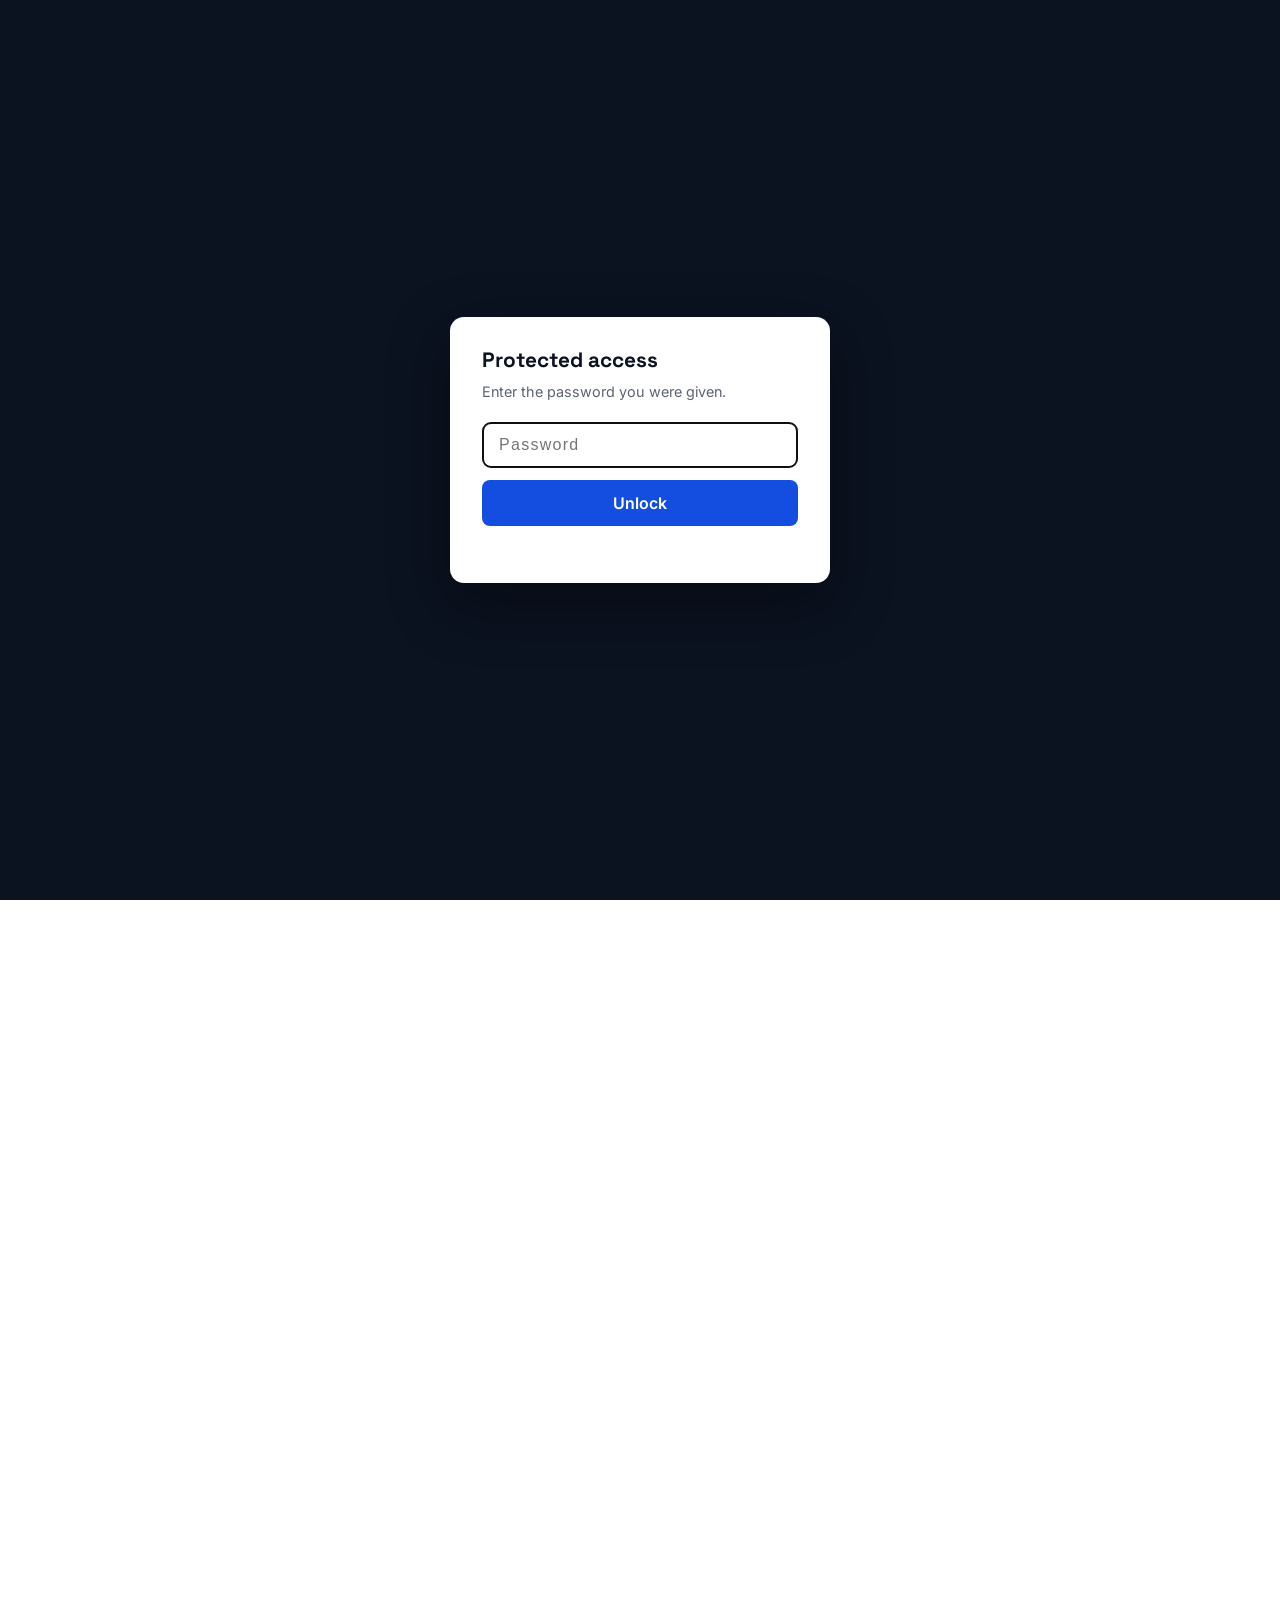
<file: learn/strategy.html>
<!DOCTYPE html>
<html lang="en">
<head>
  <meta charset="UTF-8" />
  <meta name="viewport" content="width=device-width, initial-scale=1.0" />
  <title data-li18n="pagetitle">Vision & Stratégie · Hydrodomus Learn</title>
  <link rel="icon" href="../assets/images/logo-removebg.png">
  <link rel="preconnect" href="https://fonts.googleapis.com">
  <link rel="preconnect" href="https://fonts.gstatic.com" crossorigin>
  <link rel="stylesheet" href="https://fonts.googleapis.com/css2?family=Space+Grotesk:wght@300;400;500;600;700&family=Inter:ital,wght@0,300;0,400;0,500;0,600;1,400&display=swap">
  <link rel="stylesheet" href="../assets/css/style.css" />
  <style>
    .article-container { max-width: 800px; margin: 4rem auto; padding: 0 2rem; }
    .article-header { margin-bottom: 3rem; border-bottom: 1px solid var(--border); padding-bottom: 2rem; }
    .article-body h2 { margin: 3rem 0 1.5rem; font-size: 1.75rem; border-left: 4px solid var(--blue); padding-left: 1rem; }
    .article-body p { margin-bottom: 1.5rem; font-size: 1.1rem; color: var(--text-2); line-height: 1.8; }
    .article-body ul { margin-bottom: 1.5rem; padding-left: 1.5rem; }
    .article-body li { margin-bottom: 0.75rem; font-size: 1.1rem; color: var(--text-2); line-height: 1.7; }

    .roadmap-container { margin: 3rem 0; position: relative; padding-left: 2rem; border-left: 2px solid var(--blue-dim); }
    .roadmap-item { position: relative; margin-bottom: 2.5rem; }
    .roadmap-item::before {
      content: '';
      position: absolute;
      left: -2.4rem;
      top: 0.25rem;
      width: 12px;
      height: 12px;
      background: var(--blue);
      border-radius: 50%;
      border: 4px solid white;
      box-shadow: 0 0 0 2px var(--blue-dim);
    }
    .roadmap-date { font-weight: 700; color: var(--blue); font-size: 0.85rem; text-transform: uppercase; margin-bottom: 0.25rem; }
    .roadmap-title { font-weight: 700; font-size: 1.2rem; color: var(--navy); margin-bottom: 0.5rem; }
    .roadmap-desc { font-size: 0.95rem; color: var(--text-3); }

    .back-link { display: inline-flex; align-items: center; gap: 0.5rem; margin-bottom: 2rem; font-weight: 600; color: var(--blue); }
  </style>
<script src="../assets/js/gate.js" data-scope="learn" data-hash="372c37b2df583601b66c5a75e13adf4518c416c86302c4317116685b6ade4d4d"></script>
</head>
<body>

<nav class="nav nav-minimal" id="main-nav">
  <a href="../" class="nav-logo">
    <img src="../assets/images/logo-removebg.png" alt="Hydrodomus">
    <span class="nav-logo-name">Hydrodomus</span>
  </a>
  <div class="nav-right">
    <button class="lang-btn" data-lang="fr">FR</button>
    <button class="lang-btn" data-lang="en">EN</button>
  </div>
</nav>

<div class="article-container">
  <a href="./" class="back-link">
    <svg width="18" height="18" viewBox="0 0 24 24" fill="none" stroke="currentColor" stroke-width="2"><path d="M19 12H5M12 19l-7-7 7-7"/></svg>
    <span data-li18n="back">Retour au hub Learn</span>
  </a>

  <header class="article-header">
    <span class="section-tag" data-li18n="tag">Business & Stratégie</span>
    <h1 data-li18n="h1">Vision & Stratégie de Croissance</h1>
    <p class="section-sub" data-li18n="sub">Décentraliser le ravitaillement hydrogène pour libérer l'adoption des drones longue endurance sur le terrain.</p>
  </header>

  <div class="article-body">
    <p data-li18n="p1">Hydrodomus est né d'une conviction simple : un drone à hydrogène n'est utile que s'il peut être ravitaillé là où il opère. Notre mission est de donner à chaque opérateur un nœud de ravitaillement autonome, qui produit son carburant à partir d'eau et d'électricité, au plus près du terrain.</p>

    <h2 data-li18n="h2.1">Modèle Économique</h2>
    <p data-li18n="p2">Notre stratégie repose sur trois piliers de revenus complémentaires :</p>
    <ul>
      <li data-li18n-html="li1">Partenariats plateformes : Collaboration avec les constructeurs de drones à hydrogène pour que le nœud soit qualifié avec leurs plateformes et proposé à leurs clients.</li>
      <li data-li18n-html="li2">Déploiement & Maintenance : Frais de mise en service uniques suivis d'un contrat de maintenance annuel pour garantir la sécurité et la disponibilité du système.</li>
      <li data-li18n-html="li3">Monitoring & SaaS : Une plateforme de télésurveillance et de mise à jour logicielle (OTA) par abonnement, offrant des diagnostics préventifs et des données de production et de remplissage en temps réel.</li>
    </ul>

    <h2 data-li18n="h2.2">La Feuille de Route (Roadmap)</h2>
    <div class="roadmap-container">
      <div class="roadmap-item">
        <div class="roadmap-date" data-li18n="ph1.date">Phase 1</div>
        <div class="roadmap-title" data-li18n="ph1.title">Le Prototype MVP</div>
        <div class="roadmap-desc" data-li18n="ph1.desc">Assemblage du premier modèle fonctionnel. Validation de la chaîne de production H₂ et de la compression à 350 bar en environnement de test.</div>
      </div>
      <div class="roadmap-item">
        <div class="roadmap-date" data-li18n="ph2.date">Phase 2</div>
        <div class="roadmap-title" data-li18n="ph2.title">Unités pilotes</div>
        <div class="roadmap-desc" data-li18n="ph2.desc">Déploiement d'unités pilotes chez des opérateurs de drones à hydrogène. Collecte de données terrain et début des processus de qualification (ATEX, PED, MIL-STD).</div>
      </div>
      <div class="roadmap-item">
        <div class="roadmap-date" data-li18n="ph3.date">Phase 3</div>
        <div class="roadmap-title" data-li18n="ph3.title">Partenariat plateforme</div>
        <div class="roadmap-desc" data-li18n="ph3.desc">Signature d'un accord avec un constructeur majeur de drones. Intégration du nœud dans l'offre de soutien au sol de la plateforme.</div>
      </div>
      <div class="roadmap-item">
        <div class="roadmap-date" data-li18n="ph4.date">Phase 4</div>
        <div class="roadmap-title" data-li18n="ph4.title">Expansion Opérateurs & Flottes</div>
        <div class="roadmap-desc" data-li18n="ph4.desc">Vente aux opérateurs de défense, de sécurité, d'inspection et de logistique. Déploiement de plusieurs nœuds sur différents sites.</div>
      </div>
      <div class="roadmap-item">
        <div class="roadmap-date" data-li18n="ph5.date">Phase 5</div>
        <div class="roadmap-title" data-li18n="ph5.title">Diversification</div>
        <div class="roadmap-desc" data-li18n="ph5.desc">Entrée sur les marchés adjacents : autres systèmes sans équipage à hydrogène, alimentation électrique isolée et stockage d'énergie.</div>
      </div>
    </div>

    <h2 data-li18n="h2.3">Pourquoi Hydrodomus Gagnera ?</h2>
    <p data-li18n-html="p3">La complexité technique comme barrière : Développer un nœud de production et de ravitaillement à 350 bar qui soit à la fois sûr, robuste, transportable et capable de fonctionner avec l'énergie disponible sur site est un défi d'ingénierie majeur. Notre avance technologique nous donne un avantage compétitif durable.</p>
    <p data-li18n-html="p4">Le verrouillage par la certification : Les normes ATEX, PED et MIL-STD-810/461 sont extrêmement exigeantes. En étant les premiers à obtenir ces qualifications, nous créons une barrière à l'entrée significative pour tout nouvel entrant.</p>
    <p data-li18n-html="p5">L'effet de réseau plateformes : Une fois qualifiés avec une plateforme de drone, la barrière au changement est élevée. Nous devenons l'infrastructure de ravitaillement de référence pour ses opérateurs.</p>
  </div>
</div>

<footer style="background: var(--bg-alt); padding: 4rem 0;">
  <div class="container" style="text-align: center;">
    <p data-li18n="footer">© 2025 Hydrodomus Academy · Usage Interne</p>
  </div>
</footer>

<script>
  window.LEARN_I18N = {
    fr: {
      pagetitle: 'Vision & Stratégie · Hydrodomus Learn',
      back: 'Retour au hub Learn',
      tag: 'Business & Stratégie',
      h1: 'Vision & Stratégie de Croissance',
      sub: "Décentraliser le ravitaillement hydrogène pour libérer l'adoption des drones longue endurance sur le terrain.",
      p1: "Hydrodomus est né d'une conviction simple : un drone à hydrogène n'est utile que s'il peut être ravitaillé là où il opère. Notre mission est de donner à chaque opérateur un nœud de ravitaillement autonome, qui produit son carburant à partir d'eau et d'électricité, au plus près du terrain.",
      'h2.1': 'Modèle Économique',
      p2: "Notre stratégie repose sur trois piliers de revenus complémentaires :",
      li1: "<strong>Partenariats plateformes :</strong> Collaboration avec les constructeurs de drones à hydrogène pour que le nœud soit qualifié avec leurs plateformes et proposé à leurs clients.",
      li2: "<strong>Déploiement & Maintenance :</strong> Frais de mise en service uniques suivis d'un contrat de maintenance annuel pour garantir la sécurité et la disponibilité du système.",
      li3: "<strong>Monitoring & SaaS :</strong> Une plateforme de télésurveillance et de mise à jour logicielle (OTA) par abonnement, offrant des diagnostics préventifs et des données de production et de remplissage en temps réel.",
      'h2.2': 'La Feuille de Route (Roadmap)',
      'ph1.date': 'Phase 1', 'ph1.title': 'Le Prototype MVP',
      'ph1.desc': "Assemblage du premier modèle fonctionnel. Validation de la chaîne de production H₂ et de la compression à 350 bar en environnement de test.",
      'ph2.date': 'Phase 2', 'ph2.title': "Unités pilotes",
      'ph2.desc': "Déploiement d'unités pilotes chez des opérateurs de drones à hydrogène. Collecte de données terrain et début des processus de qualification (ATEX, PED, MIL-STD).",
      'ph3.date': 'Phase 3', 'ph3.title': 'Partenariat plateforme',
      'ph3.desc': "Signature d'un accord avec un constructeur majeur de drones. Intégration du nœud dans l'offre de soutien au sol de la plateforme.",
      'ph4.date': 'Phase 4', 'ph4.title': "Expansion Opérateurs & Flottes",
      'ph4.desc': "Vente aux opérateurs de défense, de sécurité, d'inspection et de logistique. Déploiement de plusieurs nœuds sur différents sites.",
      'ph5.date': 'Phase 5', 'ph5.title': 'Diversification',
      'ph5.desc': "Entrée sur les marchés adjacents : autres systèmes sans équipage à hydrogène, alimentation électrique isolée et stockage d'énergie.",
      'h2.3': 'Pourquoi Hydrodomus Gagnera ?',
      p3: "<strong>La complexité technique comme barrière :</strong> Développer un nœud de production et de ravitaillement à 350 bar qui soit à la fois sûr, robuste, transportable et capable de fonctionner avec l'énergie disponible sur site est un défi d'ingénierie majeur. Notre avance technologique nous donne un avantage compétitif durable.",
      p4: "<strong>Le verrouillage par la certification :</strong> Les normes ATEX, PED et MIL-STD-810/461 sont extrêmement exigeantes. En étant les premiers à obtenir ces qualifications, nous créons une barrière à l'entrée significative pour tout nouvel entrant.",
      p5: "<strong>L'effet de réseau plateformes :</strong> Une fois qualifiés avec une plateforme de drone, la barrière au changement est élevée. Nous devenons l'infrastructure de ravitaillement de référence pour ses opérateurs.",
      footer: '© 2025 Hydrodomus Academy · Usage Interne',
    },
    en: {
      pagetitle: 'Vision & Strategy · Hydrodomus Learn',
      back: 'Back to Learn hub',
      tag: 'Business & Strategy',
      h1: 'Growth Vision & Strategy',
      sub: "Decentralizing hydrogen refueling to unlock the adoption of long-endurance drones in the field.",
      p1: "Hydrodomus was born from a simple conviction: a hydrogen drone is only as useful as your ability to refuel it where it operates. Our mission is to give every operator a self-sufficient refueling node that makes its own fuel from water and electricity, right at the point of use.",
      'h2.1': 'Business Model',
      p2: "Our strategy rests on three complementary revenue pillars:",
      li1: "<strong>Platform partnerships:</strong> Working with hydrogen drone manufacturers so the node is qualified with their platforms and offered to their customers.",
      li2: "<strong>Deployment & Maintenance:</strong> One-time commissioning fees followed by an annual maintenance contract to guarantee system safety and availability.",
      li3: "<strong>Monitoring & SaaS:</strong> A remote monitoring and over-the-air (OTA) software update platform on subscription, offering predictive diagnostics and real-time production and fill data.",
      'h2.2': 'The Roadmap',
      'ph1.date': 'Phase 1', 'ph1.title': 'The MVP Prototype',
      'ph1.desc': "Assembly of the first working model. Validation of the H₂ production chain and 350-bar compression in a test environment.",
      'ph2.date': 'Phase 2', 'ph2.title': "Pilot Units",
      'ph2.desc': "Deployment of pilot units with hydrogen drone operators. Field data collection and the start of qualification processes (ATEX, PED, MIL-STD).",
      'ph3.date': 'Phase 3', 'ph3.title': 'Platform Partnership',
      'ph3.desc': "Signing an agreement with a major drone manufacturer. Integration of the node into the platform's ground support offer.",
      'ph4.date': 'Phase 4', 'ph4.title': "Operator & Fleet Expansion",
      'ph4.desc': "Sales to defense, security, inspection, and logistics operators. Deployment of multiple nodes across sites.",
      'ph5.date': 'Phase 5', 'ph5.title': 'Diversification',
      'ph5.desc': "Entry into adjacent markets: other hydrogen-powered uncrewed systems, remote power, and energy storage.",
      'h2.3': 'Why Hydrodomus Will Win',
      p3: "<strong>Technical complexity as a barrier:</strong> Building a 350-bar production and refueling node that is safe, rugged, transportable, and able to run on whatever power is available on site is a major engineering challenge. Our technological lead gives us a durable competitive advantage.",
      p4: "<strong>Certification lock-in:</strong> ATEX, PED, and MIL-STD-810/461 standards are extremely demanding. By being first to secure these qualifications, we create a significant barrier to entry for any new competitor.",
      p5: "<strong>The platform network effect:</strong> Once qualified with a drone platform, the switching barrier is high. We become the reference refueling infrastructure for its operators.",
      footer: '© 2025 Hydrodomus Academy · Internal use only',
    },
  };
</script>
<script src="../assets/js/main.js"></script>
<script src="../assets/js/learn-i18n.js"></script>
</body>
</html>
</file>
<file: assets/css/style.css>
/* =============================================
   HYDRODOMUS — Light / Sharp Design System
   ============================================= */

/* --- Custom Properties --- */
:root {
  --white:    #FFFFFF;
  --bg:       #F5F6F8;
  --bg-alt:   #EEF0F3;
  --border:   #DFE2E7;
  --border-2: #C7CCD3;

  --navy:     #0B1220;
  --navy-2:   #16233A;
  --navy-3:   #24344F;

  --blue:       #144EE0;
  --blue-mid:   #0F3AAE;
  --blue-light: #EBF1FF;
  --blue-dim:   rgba(20, 78, 224, 0.09);

  --green:       #059669;
  --green-light: #ECFDF5;

  --red:       #DC2626;
  --red-light: #FEF2F2;

  --text:   #0B1220;
  --text-2: #33394A;
  --text-3: #63697A;
  --text-4: #9198A6;

  --shadow-xs: 0 1px 0 rgba(11,18,32,0.06);
  --shadow-sm: 0 1px 2px rgba(11,18,32,0.10);
  --shadow:    0 2px 10px rgba(11,18,32,0.10);
  --shadow-lg: 0 10px 28px rgba(11,18,32,0.14);

  --font-display: 'Space Grotesk', sans-serif;
  --font-body:    'Inter', sans-serif;

  --section-py: clamp(2.5rem, 3.5vw, 4rem);
  --radius:    6px;
  --radius-sm: 3px;
  --radius-lg: 16px;
}

/* Subtle grain for large flat surfaces (navy sections, hero scrim) —
   inline SVG turbulence, no extra asset request. */
.bg-grain {
  position: relative;
}
.bg-grain::after,
.section-navy::after,
.pitch-card::after {
  content: '';
  position: absolute; inset: 0;
  pointer-events: none;
  opacity: 0.05;
  background-image: url("data:image/svg+xml,%3Csvg xmlns='http://www.w3.org/2000/svg' width='120' height='120'%3E%3Cfilter id='n'%3E%3CfeTurbulence type='fractalNoise' baseFrequency='0.85' numOctaves='2' stitchTiles='stitch'/%3E%3C/filter%3E%3Crect width='100%25' height='100%25' filter='url(%23n)'/%3E%3C/svg%3E");
}

/* --- Reset --- */
*, *::before, *::after { box-sizing: border-box; margin: 0; padding: 0; }
html { scroll-behavior: smooth; font-size: 16px; }
body {
  font-family: var(--font-body);
  background: var(--white);
  color: var(--text);
  line-height: 1.6;
  overflow-x: hidden;
  -webkit-font-smoothing: antialiased;
}
img { max-width: 100%; display: block; }
a { text-decoration: none; color: inherit; }
button { font-family: inherit; cursor: pointer; }

/* --- Typography --- */
h1, h2, h3, h4, h5 {
  font-family: var(--font-display);
  color: var(--navy);
  line-height: 1.15;
}
.display-title {
  font-size: clamp(2.8rem, 5.5vw, 5.5rem);
  font-weight: 700;
  letter-spacing: -0.03em;
  line-height: 1.05;
}
.section-title {
  font-size: clamp(1.75rem, 3.2vw, 2.75rem);
  font-weight: 700;
  letter-spacing: -0.025em;
}
.section-tag {
  display: inline-flex;
  align-items: center;
  gap: 0.4rem;
  font-size: 0.72rem;
  font-weight: 700;
  letter-spacing: 0.12em;
  text-transform: uppercase;
  color: var(--blue);
  margin-bottom: 0.875rem;
}
.section-tag::before {
  content: '';
  display: inline-block;
  width: 16px; height: 2px;
  background: var(--blue);
  border-radius: 1px;
}
.section-sub {
  font-size: 1.05rem;
  color: var(--text-3);
  max-width: 560px;
  line-height: 1.75;
  margin-top: 1rem;
}
.blue-text { color: var(--blue); }

/* --- Container --- */
.container {
  max-width: 1160px;
  margin: 0 auto;
  padding: 0 2rem;
}

/* =========================================
   NAVIGATION
   ========================================= */
.nav {
  position: fixed;
  top: 0; left: 0; right: 0;
  z-index: 200;
  height: 64px;
  display: flex;
  align-items: center;
  justify-content: space-between;
  padding: 0 2.5rem;
  background: rgba(255,255,255,0.94);
  backdrop-filter: blur(10px);
  -webkit-backdrop-filter: blur(10px);
  border-bottom: 1px solid var(--border);
  transition: background 0.2s, box-shadow 0.2s;
}
.nav.scrolled {
  background: rgba(255,255,255,0.99);
  box-shadow: var(--shadow-sm);
}
.nav-logo {
  display: flex;
  align-items: center;
  gap: 0.6rem;
}
.nav-logo img { height: 30px; }
.nav-logo-name {
  font-family: var(--font-display);
  font-size: 1.1rem;
  font-weight: 700;
  color: var(--navy);
  letter-spacing: -0.01em;
}
.nav-links {
  display: flex;
  align-items: center;
  gap: 0.25rem;
  list-style: none;
}
.nav-links a {
  display: inline-block;
  font-size: 0.875rem;
  font-weight: 600;
  color: var(--text-3);
  padding: 0.4rem 0.75rem;
  border-radius: var(--radius-sm);
  transition: color 0.15s, background 0.15s;
}
.nav-links a:hover { color: var(--navy); background: var(--bg); }
.nav-links a.active { color: var(--blue); background: var(--blue-dim); }
.nav-right {
  display: flex;
  align-items: center;
  gap: 0.5rem;
}
.lang-btn {
  background: none;
  border: 1px solid var(--border);
  color: var(--text-3);
  padding: 0.3rem 0.65rem;
  border-radius: var(--radius-sm);
  font-size: 0.75rem;
  font-weight: 700;
  letter-spacing: 0.05em;
  transition: all 0.15s;
}
.lang-btn:hover { border-color: var(--blue); color: var(--blue); }
.lang-btn.active { border-color: var(--blue); color: var(--blue); background: var(--blue-dim); }
.hamburger {
  display: none;
  flex-direction: column;
  gap: 4.5px;
  background: none;
  border: none;
  padding: 6px;
}
.hamburger span {
  display: block; width: 22px; height: 2px;
  background: var(--navy); border-radius: 1px; transition: all 0.3s;
}
.mobile-menu {
  display: none; position: fixed; inset: 0; z-index: 199;
  background: var(--white); flex-direction: column;
  align-items: center; justify-content: center; gap: 0.5rem;
  padding: 2rem;
}
.mobile-menu.open { display: flex; }
.mobile-menu a {
  font-family: var(--font-display);
  font-size: 1.8rem; font-weight: 700;
  color: var(--navy); padding: 0.6rem 1.5rem;
  border-radius: var(--radius); width: 100%; text-align: center;
  transition: background 0.15s;
}
.mobile-menu a:hover { background: var(--bg); }
.mobile-close {
  position: absolute; top: 1.25rem; right: 1.75rem;
  background: none; border: none;
  color: var(--text-3); font-size: 1.5rem; line-height: 1;
}
.mobile-lang { display: flex; gap: 0.5rem; margin-top: 1.5rem; }

/* =========================================
   BUTTONS
   ========================================= */
.btn {
  display: inline-flex; align-items: center; gap: 0.5rem;
  padding: 0.75rem 1.75rem;
  border-radius: var(--radius-sm);
  font-family: var(--font-display);
  font-weight: 600; font-size: 0.9rem;
  letter-spacing: 0.01em;
  cursor: pointer; border: none;
  transition: all 0.15s ease; white-space: nowrap;
}
.btn-primary {
  background: var(--blue);
  color: #fff;
  box-shadow: var(--shadow-xs);
}
.btn-primary:hover {
  background: var(--blue-mid);
  transform: translateY(-1px);
  box-shadow: var(--shadow-sm);
}
.btn-primary:active { transform: translateY(0); }
.btn-outline {
  background: var(--white); color: var(--navy);
  border: 1.5px solid var(--border-2);
}
.btn-outline:hover {
  border-color: var(--navy); background: var(--bg);
  transform: translateY(-1px);
}
.btn-white {
  background: var(--white); color: var(--navy);
  box-shadow: var(--shadow-sm);
}
.btn-white:hover { transform: translateY(-1px); box-shadow: var(--shadow); }
.btn-sm { padding: 0.55rem 1.2rem; font-size: 0.82rem; }

/* =========================================
   CARD
   ========================================= */
.card {
  background: var(--white);
  border: 1px solid var(--border);
  border-radius: var(--radius);
  box-shadow: var(--shadow-xs);
  transition: box-shadow 0.2s, border-color 0.2s;
}
.card:hover {
  box-shadow: var(--shadow);
  border-color: var(--border-2);
}
.card-blue { border-top: 3px solid var(--blue); }

/* =========================================
   SECTIONS
   ========================================= */
section { padding: var(--section-py) 0; }
.section-white { background: var(--white); }
.section-gray  { background: var(--bg); }
.section-navy  {
  position: relative;
  overflow: hidden;
  background: var(--navy);
  color: #fff;
}
.section-navy h2, .section-navy h3 { color: #fff; }
.section-navy .section-tag { color: rgba(255,255,255,0.55); }
.section-navy .section-tag::before { background: rgba(255,255,255,0.45); }
.section-navy .section-sub { color: rgba(255,255,255,0.6); }

.section-head { margin-bottom: 2rem; text-align: center; }
.section-head .section-sub { margin-left: auto; margin-right: auto; }
hr.section-divider {
  border: none;
  border-top: 1px solid var(--border);
  margin: 0;
}

/* =========================================
   PLACEHOLDER PAGE (home / how-it-works / waitlist)
   ========================================= */
.placeholder-hero {
  min-height: calc(100vh - 64px);
  display: flex;
  align-items: center;
  justify-content: center;
  text-align: center;
  padding: 8rem 0 5rem;
  background: var(--white);
  position: relative;
  overflow: hidden;
}
.placeholder-hero::before {
  content: '';
  position: absolute; inset: 0;
  background-image: radial-gradient(circle at 1px 1px, rgba(11,18,32,0.06) 1px, transparent 0);
  background-size: 26px 26px;
  pointer-events: none;
}
.placeholder-inner { position: relative; z-index: 1; }
.placeholder-eyebrow {
  display: inline-flex; align-items: center; gap: 0.5rem;
  background: var(--blue-light);
  border: 1px solid rgba(20,78,224,0.18);
  padding: 0.35rem 0.875rem;
  border-radius: var(--radius-sm);
  font-size: 0.76rem; font-weight: 700;
  color: var(--blue); letter-spacing: 0.08em; text-transform: uppercase;
  margin-bottom: 1.5rem;
}
.placeholder-title {
  font-size: clamp(2.4rem, 5vw, 4rem);
  font-weight: 700; letter-spacing: -0.03em;
  color: var(--navy); margin-bottom: 1rem;
}
.placeholder-sub {
  font-size: 1.05rem; color: var(--text-3);
  max-width: 480px; margin: 0 auto;
  line-height: 1.7;
}
/* =========================================
   HOME — locked single-screen page (no scroll)
   ========================================= */
body.canvas-page {
  height: 100vh;
  overflow: hidden;
  background: linear-gradient(180deg, #E3E3E4 0%, #ECECED 55%, #F7F7F7 100%);
}
/* Nav blends into the page instead of sitting as a separate bar —
   it sits above the full-screen particle field, background transparent
   so particles drift behind it too. */
body.canvas-page .nav {
  position: relative;
  z-index: 2;
  background: transparent;
  border-bottom: none;
  backdrop-filter: none;
  -webkit-backdrop-filter: none;
  box-shadow: none;
}
body.canvas-page .nav.scrolled { background: transparent; box-shadow: none; }

.chem-stage {
  position: fixed;
  inset: 0;
  z-index: 1;
  overflow: hidden;
}
/* faint technical dot-grid behind the particle field, same pattern used
   on the placeholder page headers — the canvas itself is transparent
   (clearRect only), so this shows through everywhere the particles don't. */
.chem-stage-home::before {
  content: '';
  position: absolute; inset: 0;
  background-image: radial-gradient(circle at 1px 1px, rgba(11,18,32,0.08) 1px, transparent 0);
  background-size: 28px 28px;
  pointer-events: none;
}
#chem-canvas {
  position: absolute;
  inset: 0;
  width: 100%;
  height: 100%;
  display: block;
  touch-action: none;
}
.chem-hero-text {
  position: absolute;
  left: 0; right: 0; top: 50%;
  transform: translateY(-50%);
  z-index: 2;
  text-align: center;
  pointer-events: none;
  padding: 0 2rem;
}
/* Keeps the headline legible no matter what the particle animation is
   doing behind it (the compression stage gathers a dense cluster right
   at screen center) — a soft plate the text always reads against,
   without ever fully hiding the animation. */
.chem-hero-scrim {
  position: absolute;
  inset: -0.5rem -1.5rem;
  z-index: -1;
  background: radial-gradient(ellipse at center, rgba(245,246,248,0.4) 0%, rgba(245,246,248,0.18) 55%, transparent 80%);
}
.chem-headline {
  font-family: var(--font-display);
  font-size: clamp(1.6rem, 4vw, 3rem);
  font-weight: 700; color: var(--navy);
  letter-spacing: -0.03em;
  line-height: 1.15;
}
.chem-subline {
  margin-top: 0.75rem;
  font-family: var(--font-body);
  font-size: clamp(0.95rem, 1.6vw, 1.15rem);
  font-weight: 500;
  color: var(--text-3);
}
.chem-caption-wrap {
  position: absolute;
  left: 0; right: 0; bottom: 2.75rem;
  z-index: 2;
  text-align: center;
  pointer-events: none;
}
.chem-caption-title {
  font-family: var(--font-display);
  font-size: clamp(1.3rem, 2.6vw, 1.9rem);
  font-weight: 700; color: var(--navy);
  letter-spacing: -0.02em;
  transition: opacity 0.2s ease;
}
.chem-progress-track {
  position: absolute;
  left: 0; right: 0; bottom: 0;
  height: 3px;
  background: rgba(11,18,32,0.08);
  z-index: 2;
}
.chem-progress-bar {
  height: 100%;
  width: 0%;
  background: var(--blue);
}

/* =========================================
   FOOTER
   ========================================= */
footer {
  background: var(--bg);
  border-top: 1px solid var(--border);
  padding: 3rem 0 2rem;
}
.footer-grid {
  display: grid; grid-template-columns: 2fr 1fr 1fr;
  gap: 3.5rem; margin-bottom: 2.5rem;
}
.footer-brand-logo {
  display: flex; align-items: center; gap: 0.6rem; margin-bottom: 0.875rem;
}
.footer-brand-logo img { height: 28px; }
.footer-brand-logo span { font-family: var(--font-display); font-size: 1.05rem; font-weight: 700; color: var(--navy); }
.footer-brand p { font-size: 0.875rem; color: var(--text-3); line-height: 1.7; max-width: 280px; }
.footer-col h4 {
  font-family: var(--font-display);
  font-size: 0.76rem; font-weight: 700; letter-spacing: 0.1em;
  text-transform: uppercase; color: var(--text-3); margin-bottom: 1.125rem;
}
.footer-col ul { list-style: none; display: flex; flex-direction: column; gap: 0.55rem; }
.footer-col a { font-size: 0.875rem; color: var(--text-3); transition: color 0.15s; }
.footer-col a:hover { color: var(--navy); }
.footer-bottom {
  border-top: 1px solid var(--border); padding-top: 1.5rem;
  display: flex; justify-content: space-between; align-items: center;
}
.footer-bottom p { font-size: 0.8rem; color: var(--text-4); }
.footer-badge { display: flex; align-items: center; gap: 0.6rem; }
.footer-badge span { font-size: 0.72rem; color: var(--text-4); }
.footer-badge img { height: 30px; width: auto; display: block; }
.footer-badges { display: flex; align-items: center; gap: 1.5rem; flex-wrap: wrap; justify-content: center; }
.footer-badge-onshape img { height: 48px; }

/* =========================================
   PAGE HEADER
   ========================================= */
.page-header {
  padding: calc(var(--section-py) + 3.5rem) 0 var(--section-py);
  background: var(--bg);
  border-bottom: 1px solid var(--border);
  text-align: center;
}
.page-header-title {
  font-size: clamp(2.5rem, 5vw, 4.5rem);
  font-weight: 700; letter-spacing: -0.035em;
  color: var(--navy); margin-bottom: 1.25rem;
}
.page-header-sub { font-size: 1.05rem; color: var(--text-3); max-width: 540px; margin: 0 auto; line-height: 1.75; }

/* =========================================
   CONTACT PAGE
   ========================================= */
.contact-grid {
  display: grid; grid-template-columns: 1.3fr 1fr;
  gap: 5rem; align-items: flex-start;
}
.form-group { margin-bottom: 1.375rem; }
.form-label { display: block; font-size: 0.85rem; font-weight: 600; color: var(--navy-2); margin-bottom: 0.45rem; }
.form-input, .form-textarea, .form-select {
  width: 100%;
  background: var(--white); border: 1.5px solid var(--border);
  border-radius: var(--radius); padding: 0.875rem 1.1rem;
  color: var(--text); font-family: var(--font-body);
  font-size: 0.925rem; transition: all 0.15s; outline: none;
}
.form-input:hover, .form-textarea:hover, .form-select:hover { border-color: var(--border-2); }
.form-input:focus, .form-textarea:focus, .form-select:focus {
  border-color: var(--blue);
  box-shadow: 0 0 0 3px rgba(20,78,224,0.12);
}
.form-textarea { min-height: 140px; resize: vertical; }
.form-select {
  appearance: none; -webkit-appearance: none;
  padding-right: 2.75rem;
  background-image: url("data:image/svg+xml,%3Csvg xmlns='http://www.w3.org/2000/svg' width='16' height='16' viewBox='0 0 24 24' fill='none' stroke='%2363697A' stroke-width='2' stroke-linecap='round' stroke-linejoin='round'%3E%3Cpolyline points='6,9 12,15 18,9'/%3E%3C/svg%3E");
  background-repeat: no-repeat;
  background-position: right 1rem center;
}
.form-select option { background: var(--white); }
.form-row { display: grid; grid-template-columns: 1fr 1fr; gap: 1rem; }
.contact-info-section h3 { font-family: var(--font-display); font-size: 1.05rem; font-weight: 600; color: var(--navy); margin-bottom: 1.25rem; }
.contact-info-item {
  display: flex; gap: 1rem; align-items: center;
  padding: 1rem 1.25rem;
  background: var(--white); border: 1px solid var(--border);
  border-radius: var(--radius); box-shadow: var(--shadow-xs);
  margin-bottom: 0.75rem;
  transition: box-shadow 0.2s, border-color 0.2s, transform 0.2s;
}
.contact-info-item:hover {
  box-shadow: var(--shadow); border-color: var(--border-2); transform: translateY(-1px);
}
.contact-info-icon {
  flex-shrink: 0; display: flex; align-items: center; justify-content: center;
  width: 38px; height: 38px; border-radius: 999px;
  background: var(--blue-dim); color: var(--blue);
}
.contact-info-label { font-size: 0.72rem; font-weight: 700; letter-spacing: 0.08em; text-transform: uppercase; color: var(--text-3); margin-bottom: 0.15rem; }
.contact-info-value { font-size: 0.9rem; color: var(--navy); font-weight: 500; }
.hiring-box {
  padding: 1.75rem; background: var(--blue-dim);
  border: 1px solid rgba(20,78,224,0.18);
  border-radius: var(--radius); margin-top: 1.75rem;
}
.hiring-box-tag { font-size: 0.72rem; font-weight: 700; letter-spacing: 0.1em; text-transform: uppercase; color: var(--blue); margin-bottom: 0.75rem; }
.hiring-box p { font-size: 0.875rem; color: var(--text-3); line-height: 1.7; }

/* =========================================
   WAITLIST — one-question-at-a-time flow
   ========================================= */
.qflow-section {
  min-height: calc(100vh - 64px);
  display: flex; align-items: center; justify-content: center;
  background: var(--white);
  padding: 7rem 2rem 4rem;
}
.qflow-wrap { width: 100%; max-width: 560px; }
.qflow-progress {
  display: flex; gap: 0.4rem; margin-bottom: 2.25rem;
}
.qflow-dot {
  height: 4px; flex: 1; border-radius: 4px;
  background: var(--border); transition: background 0.2s, box-shadow 0.2s;
}
.qflow-dot.done { background: var(--blue); }
.qflow-dot.current { background: var(--blue); box-shadow: 0 0 0 3px rgba(20,78,224,0.18); }
.qflow-card {
  animation: qflowIn 0.35s ease;
}
@keyframes qflowIn {
  from { opacity: 0; transform: translateY(10px); }
  to   { opacity: 1; transform: translateY(0); }
}
.qflow-eyebrow {
  font-size: 0.76rem; font-weight: 700; letter-spacing: 0.1em;
  text-transform: uppercase; color: var(--blue); margin-bottom: 0.875rem;
}
.qflow-question {
  font-family: var(--font-display);
  font-size: clamp(1.5rem, 3.4vw, 2.1rem);
  font-weight: 700; letter-spacing: -0.025em;
  color: var(--navy); margin-bottom: 1.75rem; line-height: 1.2;
}
.qflow-input {
  width: 100%;
  background: var(--white); border: 1.5px solid var(--border);
  border-radius: var(--radius); padding: 1rem 1.25rem;
  color: var(--text); font-family: var(--font-body);
  font-size: 1.1rem; transition: all 0.15s; outline: none;
}
.qflow-input:hover { border-color: var(--border-2); }
.qflow-input:focus { border-color: var(--blue); box-shadow: 0 0 0 3px rgba(20,78,224,0.12); }
.qflow-error { font-size: 0.82rem; color: var(--red); margin-top: 0.6rem; min-height: 1.2em; }
.qflow-choices { display: flex; flex-direction: column; gap: 0.75rem; }
.qflow-choice-btn {
  display: block; width: 100%; text-align: left;
  padding: 1.05rem 1.25rem;
  border: 1.5px solid var(--border); border-radius: var(--radius);
  background: var(--white); color: var(--navy);
  font-family: var(--font-body); font-size: 0.975rem; font-weight: 500;
  cursor: pointer; transition: border-color 0.15s, background 0.15s, transform 0.15s, box-shadow 0.15s;
}
.qflow-choice-btn:hover { border-color: var(--blue); background: var(--blue-dim); transform: translateY(-1px); box-shadow: var(--shadow-sm); }
.qflow-choice-btn:active { transform: translateY(0) scale(0.99); }
.qflow-choice-btn.selected { border-color: var(--blue); background: var(--blue-dim); color: var(--blue); font-weight: 600; box-shadow: var(--shadow-sm); }
.qflow-actions {
  display: flex; align-items: center; gap: 1.25rem; margin-top: 1.5rem;
}
.qflow-back {
  font-size: 0.85rem; color: var(--text-3); cursor: pointer;
  background: none; border: none; font-family: inherit;
}
.qflow-back:hover { color: var(--navy); }
.qflow-hint { font-size: 0.78rem; color: var(--text-4); }
.qflow-done { text-align: center; }
.qflow-done-title {
  font-family: var(--font-display); font-size: clamp(1.6rem, 3.4vw, 2.2rem);
  font-weight: 700; color: var(--navy); margin-bottom: 0.875rem;
}
.qflow-done-sub { font-size: 1rem; color: var(--text-3); line-height: 1.7; }

/* =========================================
   SCROLL REVEAL
   ========================================= */
.reveal, .reveal-l, .reveal-r {
  opacity: 0; transition: opacity 0.5s ease, transform 0.5s ease;
}
.reveal   { transform: translateY(16px); }
.reveal-l { transform: translateX(-16px); }
.reveal-r { transform: translateX(16px); }
.revealed { opacity: 1 !important; transform: translate(0,0) !important; }
.d1 { transition-delay: 0.10s; }
.d2 { transition-delay: 0.18s; }
.d3 { transition-delay: 0.26s; }
.d4 { transition-delay: 0.34s; }
.d5 { transition-delay: 0.42s; }

/* =========================================
   RESPONSIVE
   ========================================= */
/* Learn article pages: minimal nav (logo + lang toggle only, no links to
   collapse), so keep the lang buttons visible instead of hiding them
   behind a hamburger that doesn't exist there. */
.nav-minimal .nav-right { display: flex; }

@media (max-width: 768px) {
  .nav-links, .nav-right { display: none; }
  .hamburger { display: flex; }
  .nav-minimal .nav-right { display: flex; }
  .contact-grid { grid-template-columns: 1fr; gap: 3rem; }
  .form-row { grid-template-columns: 1fr; }
  .footer-grid { grid-template-columns: 1fr; gap: 2rem; }
  .footer-bottom { flex-direction: column; gap: 0.5rem; text-align: center; }
}
</file>
